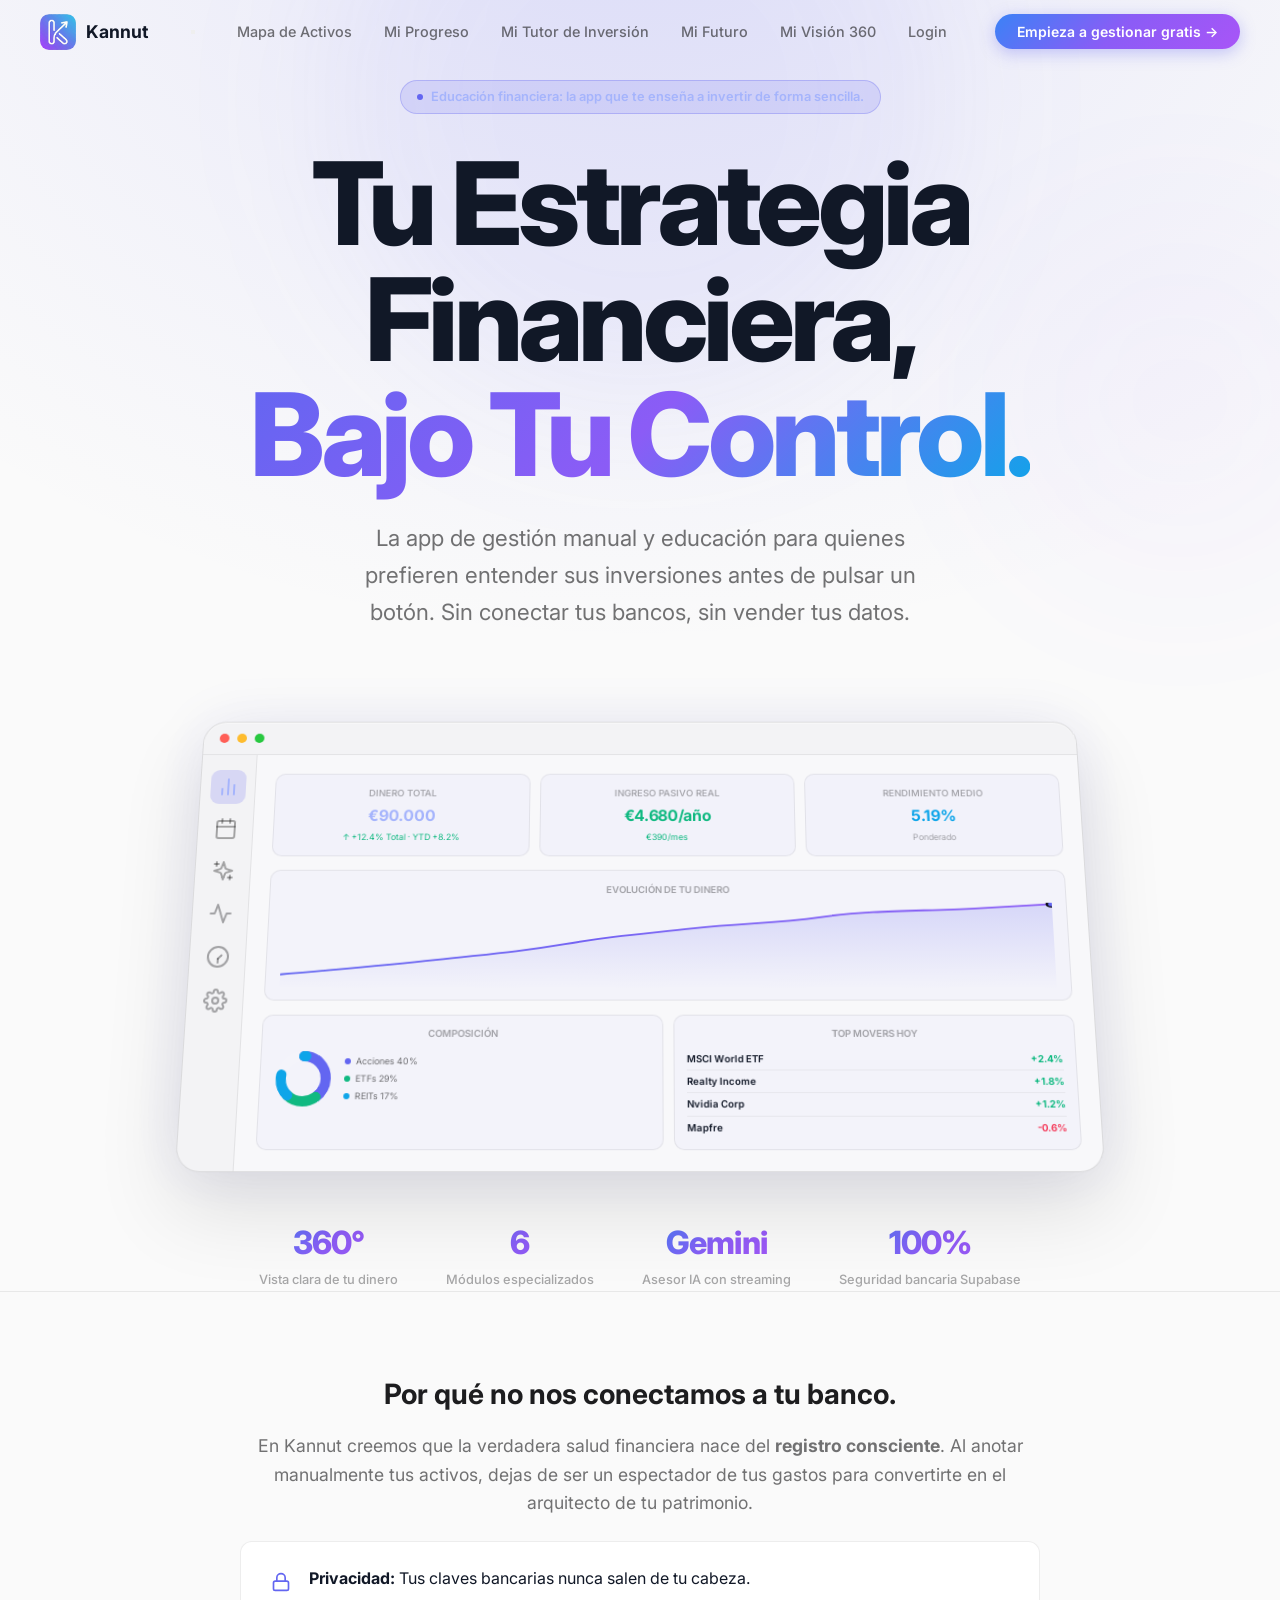
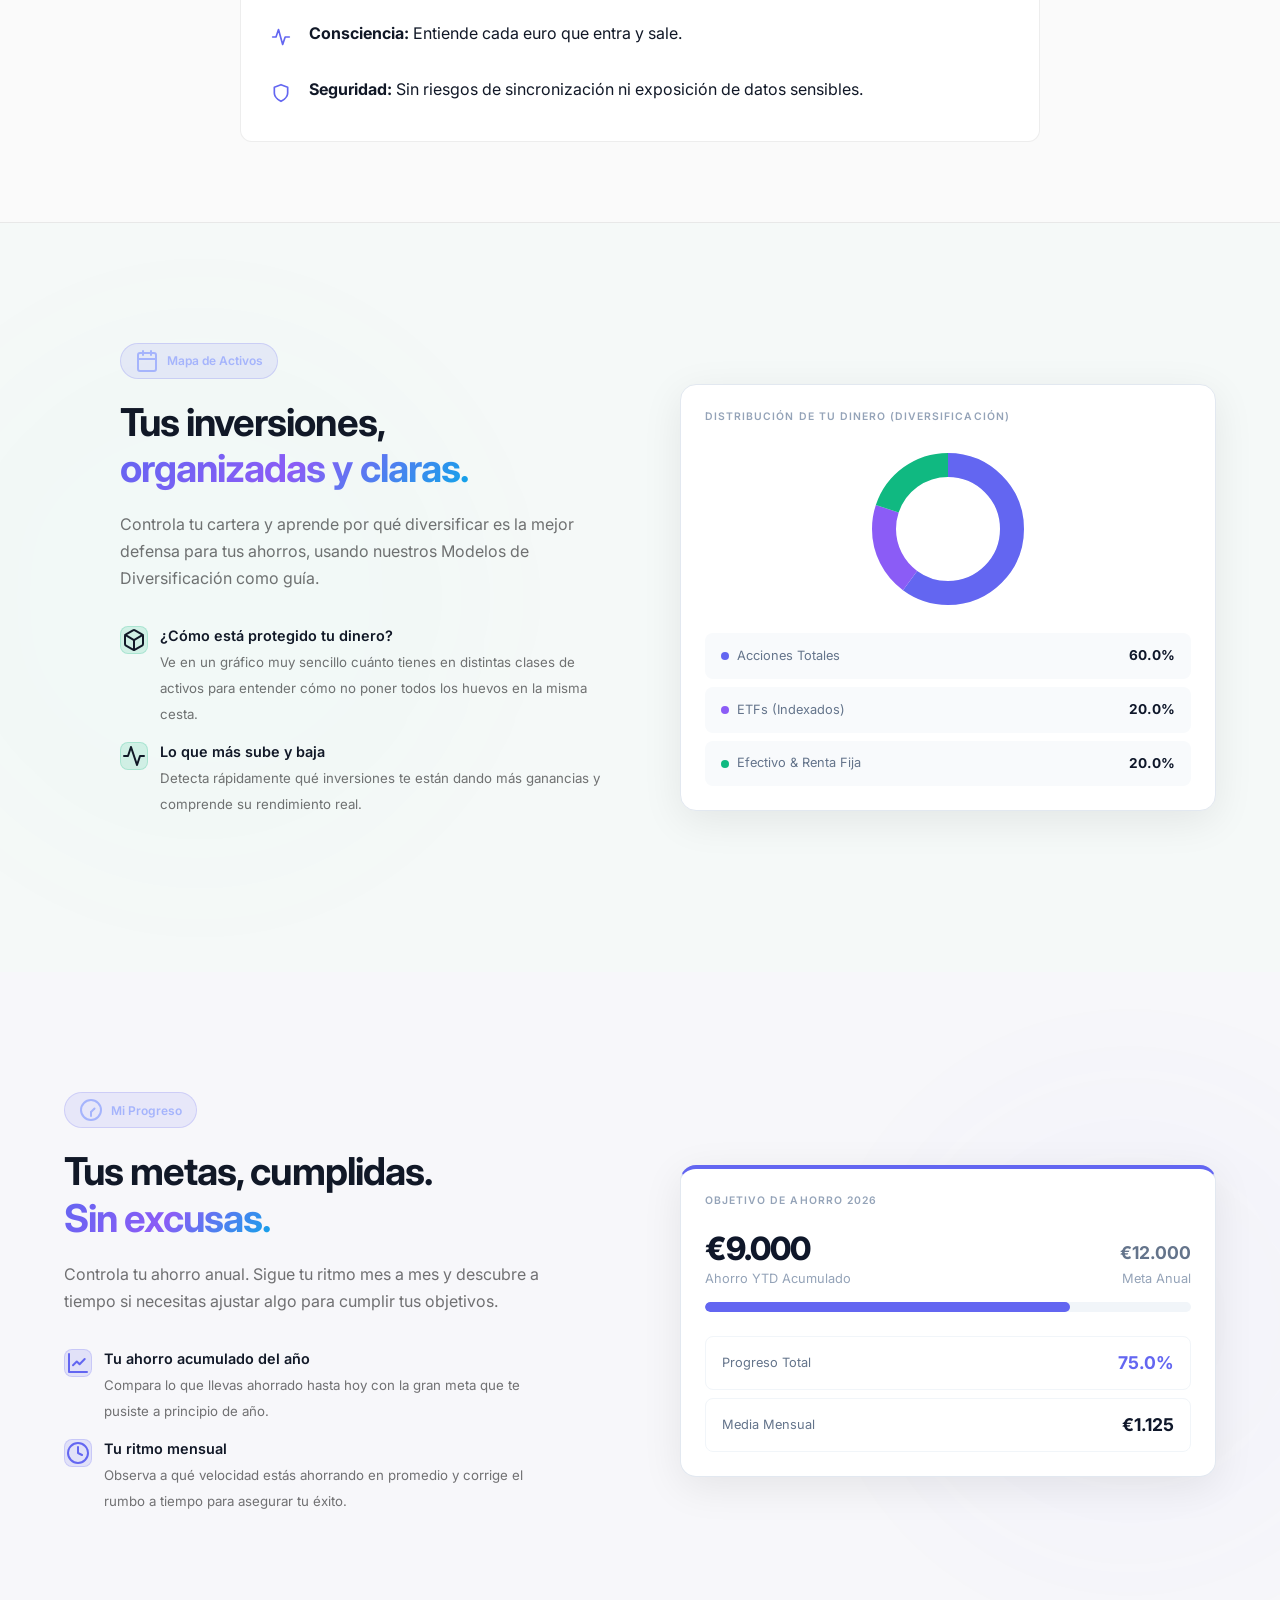
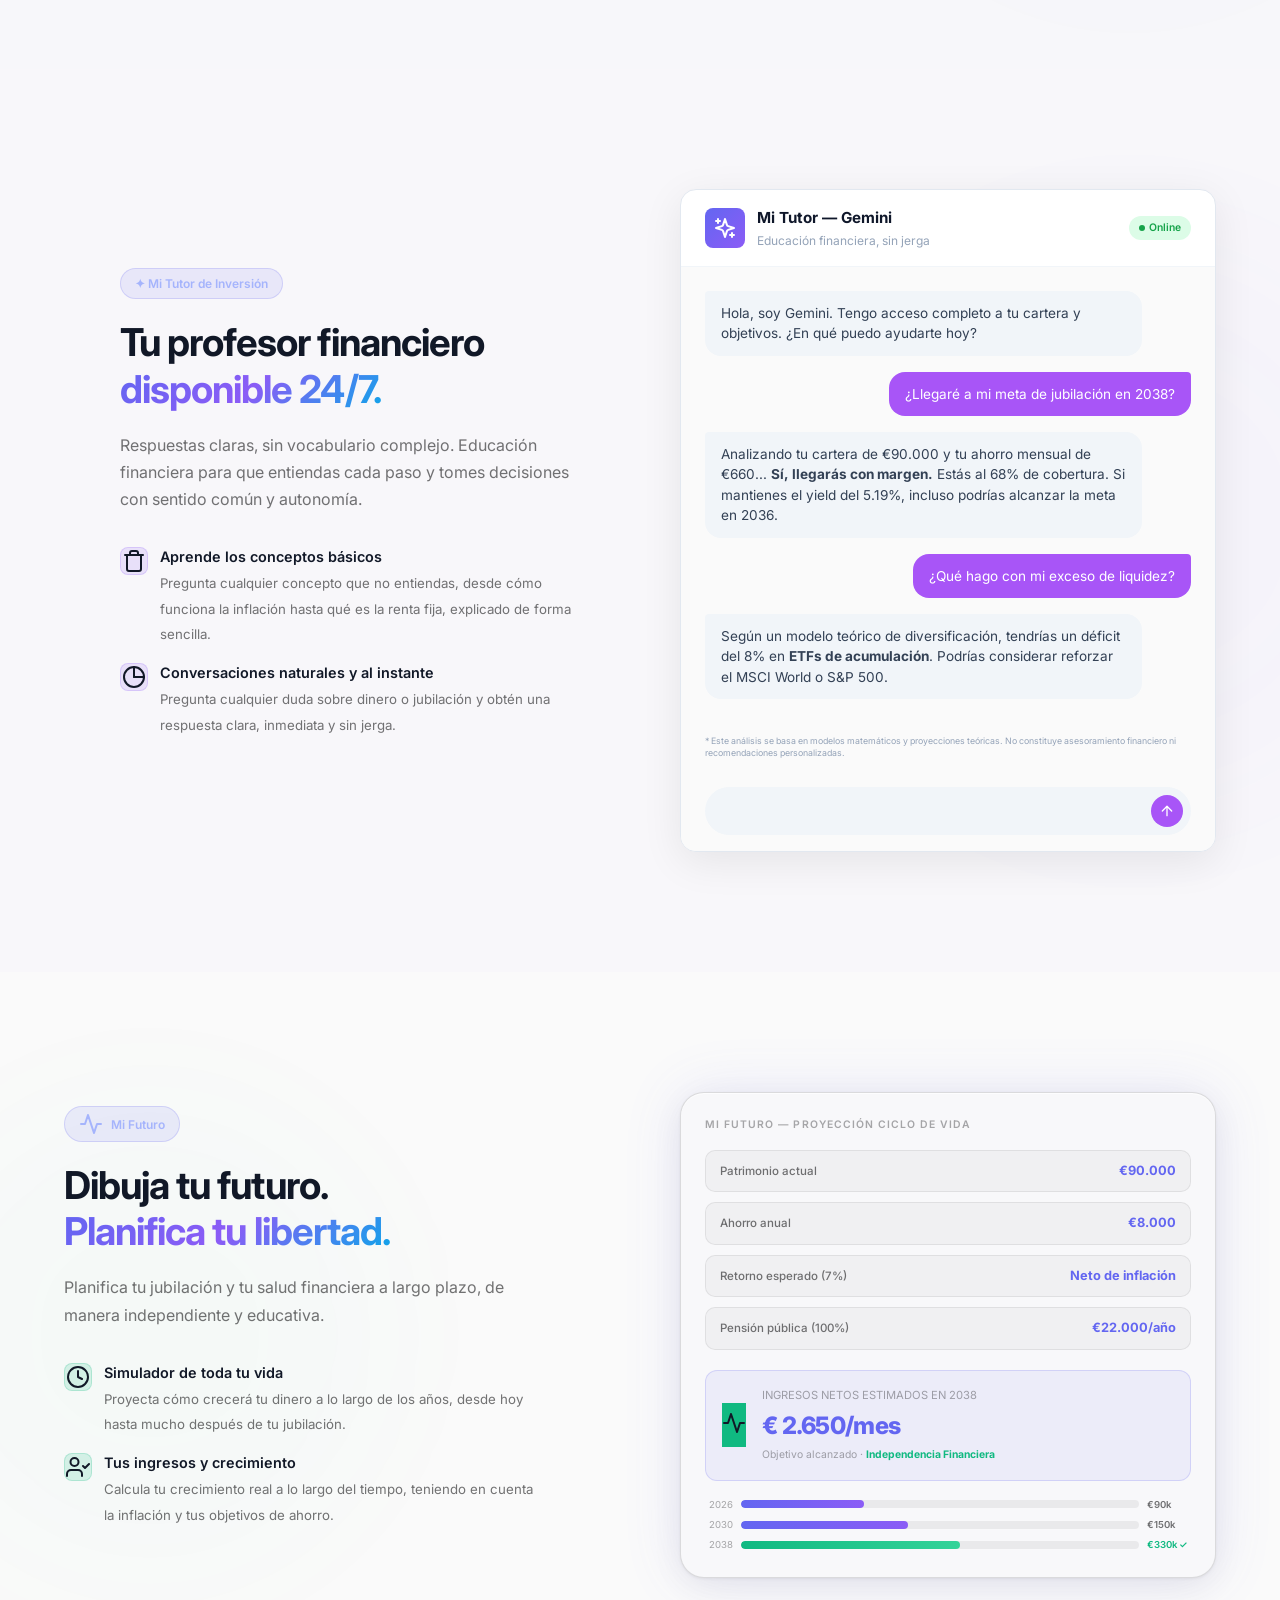
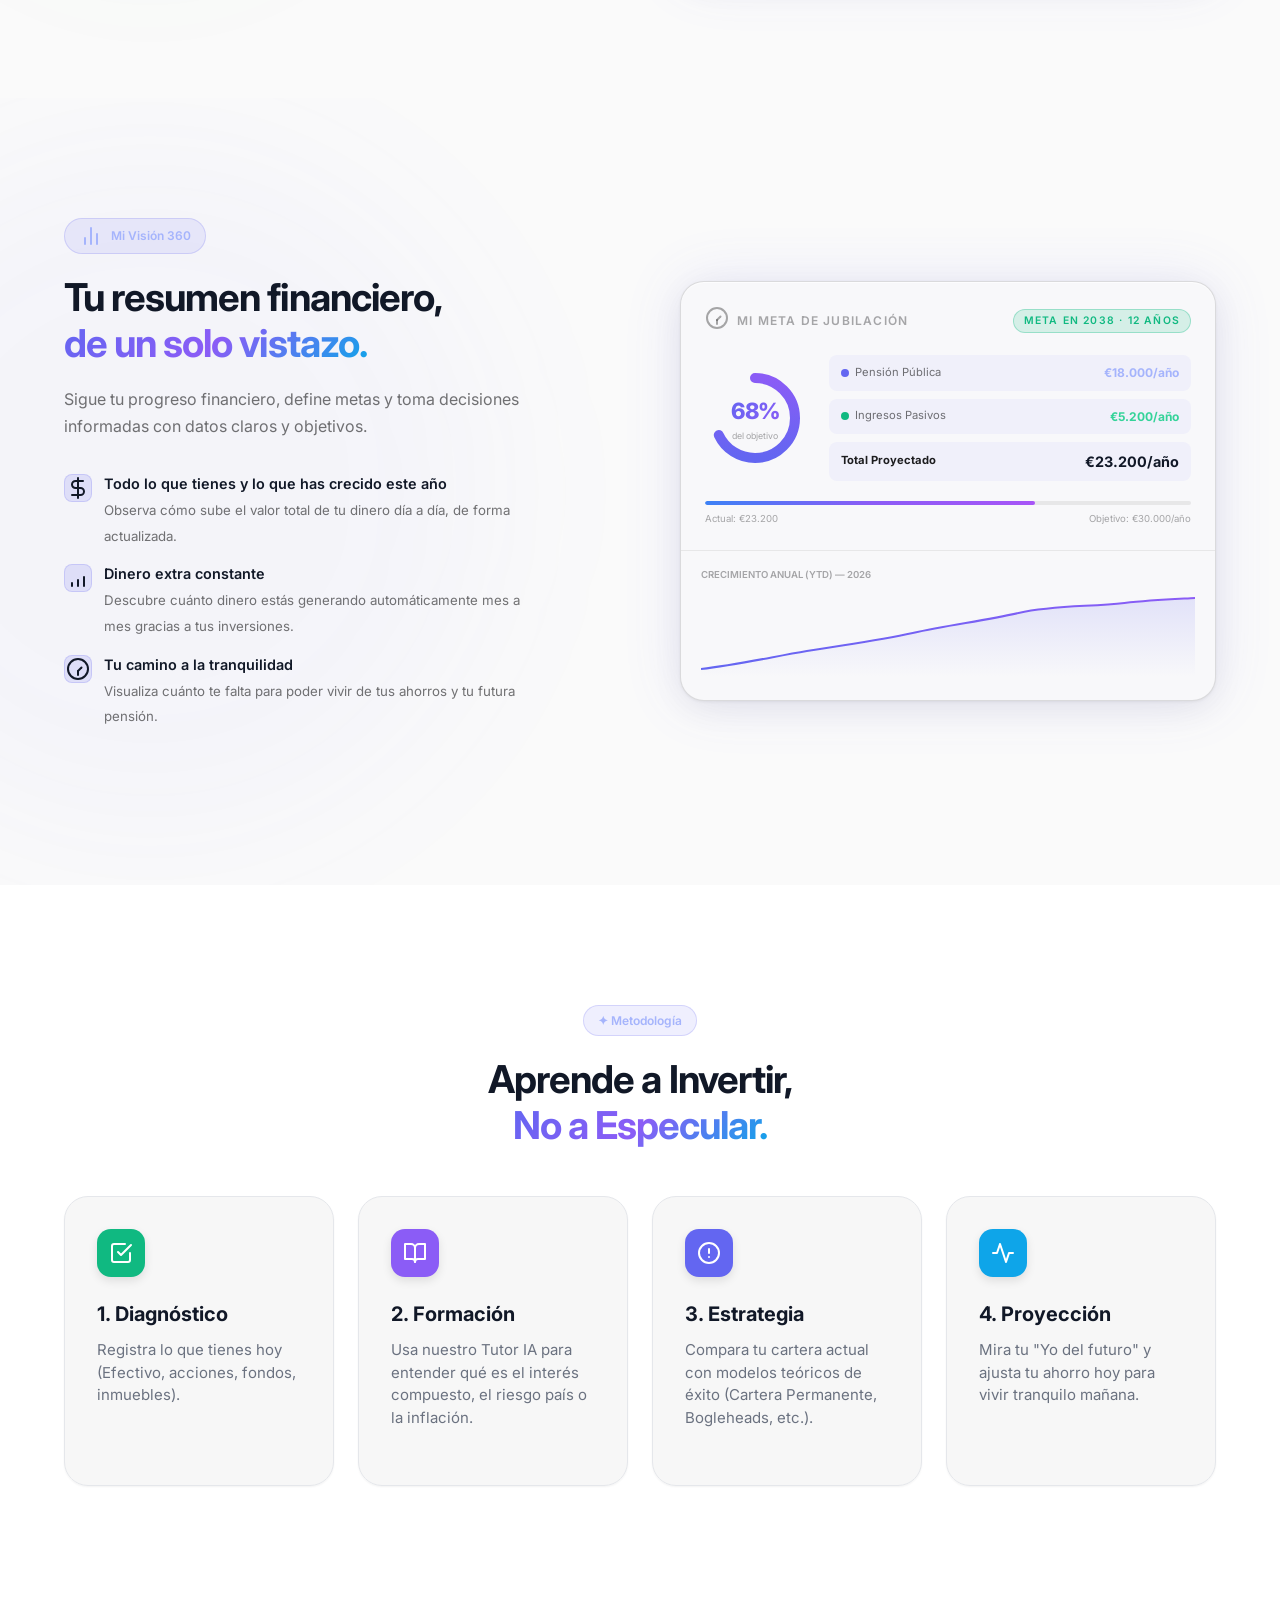
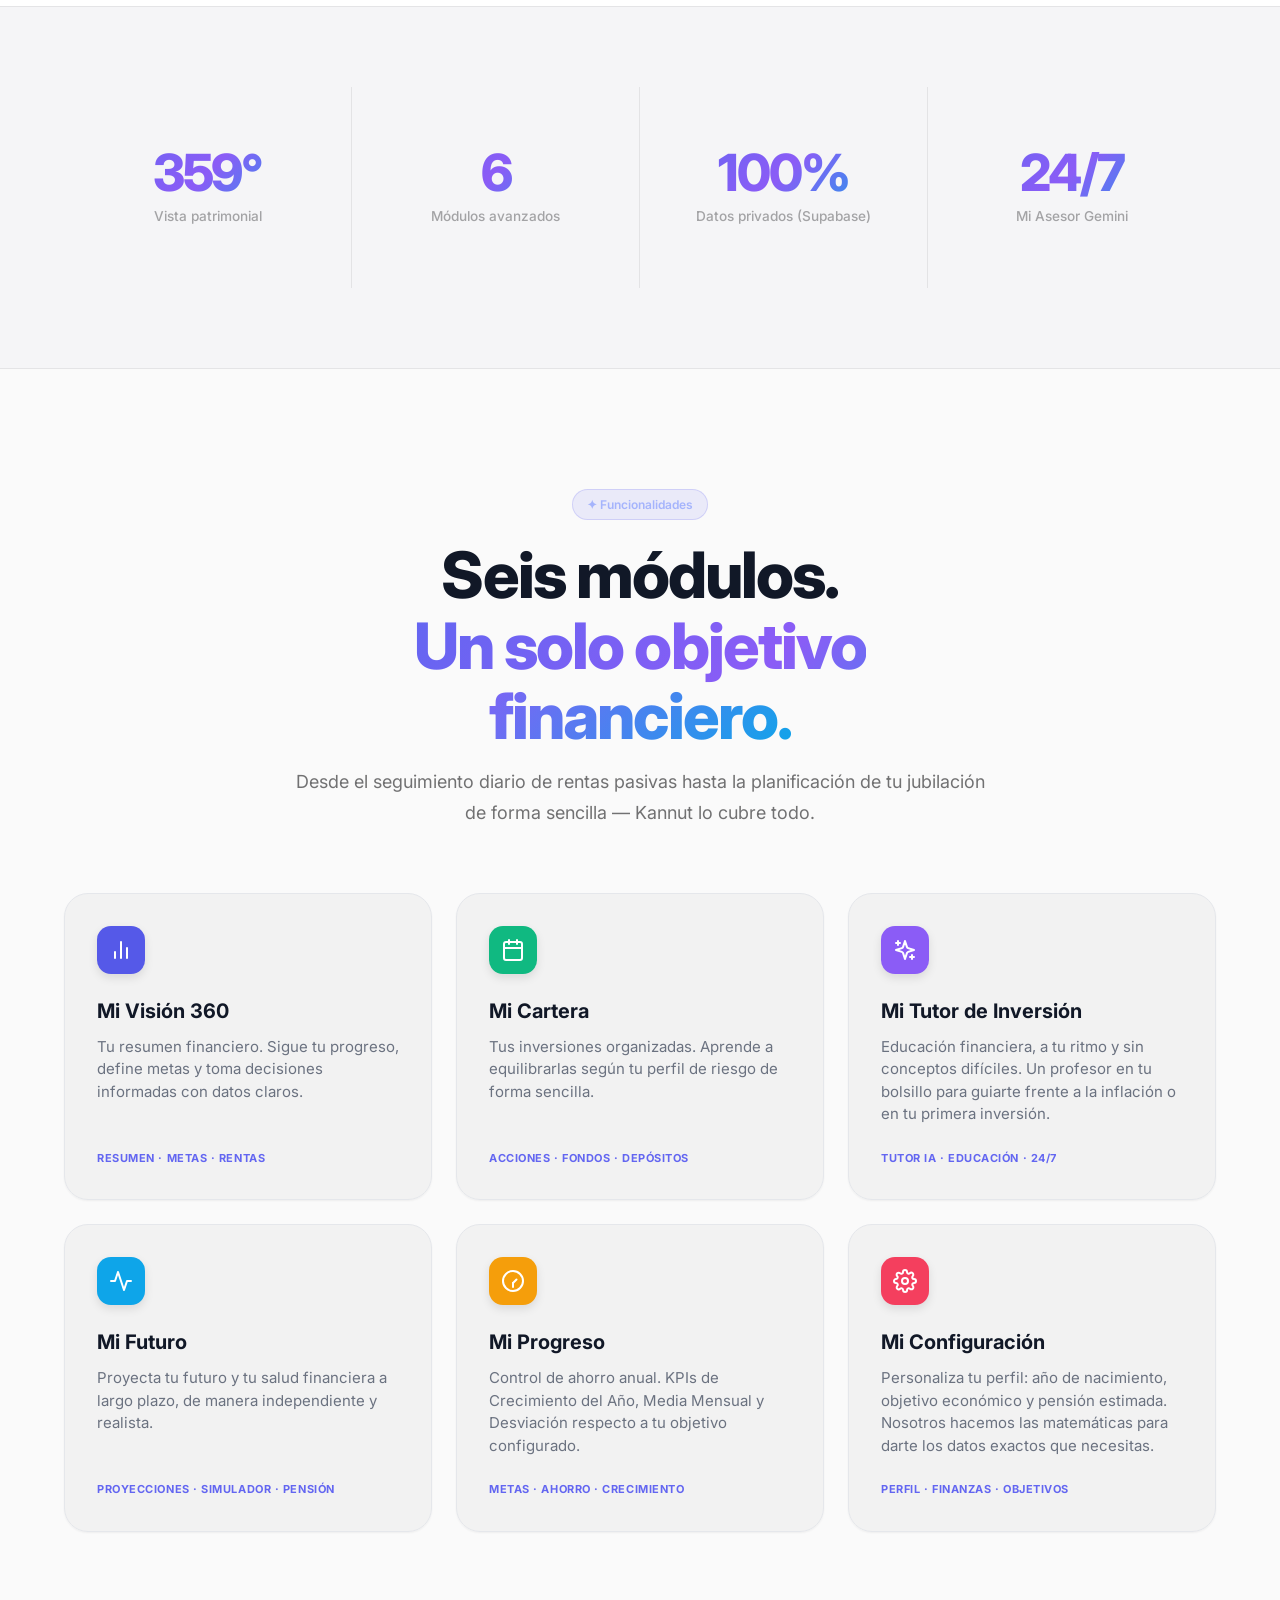
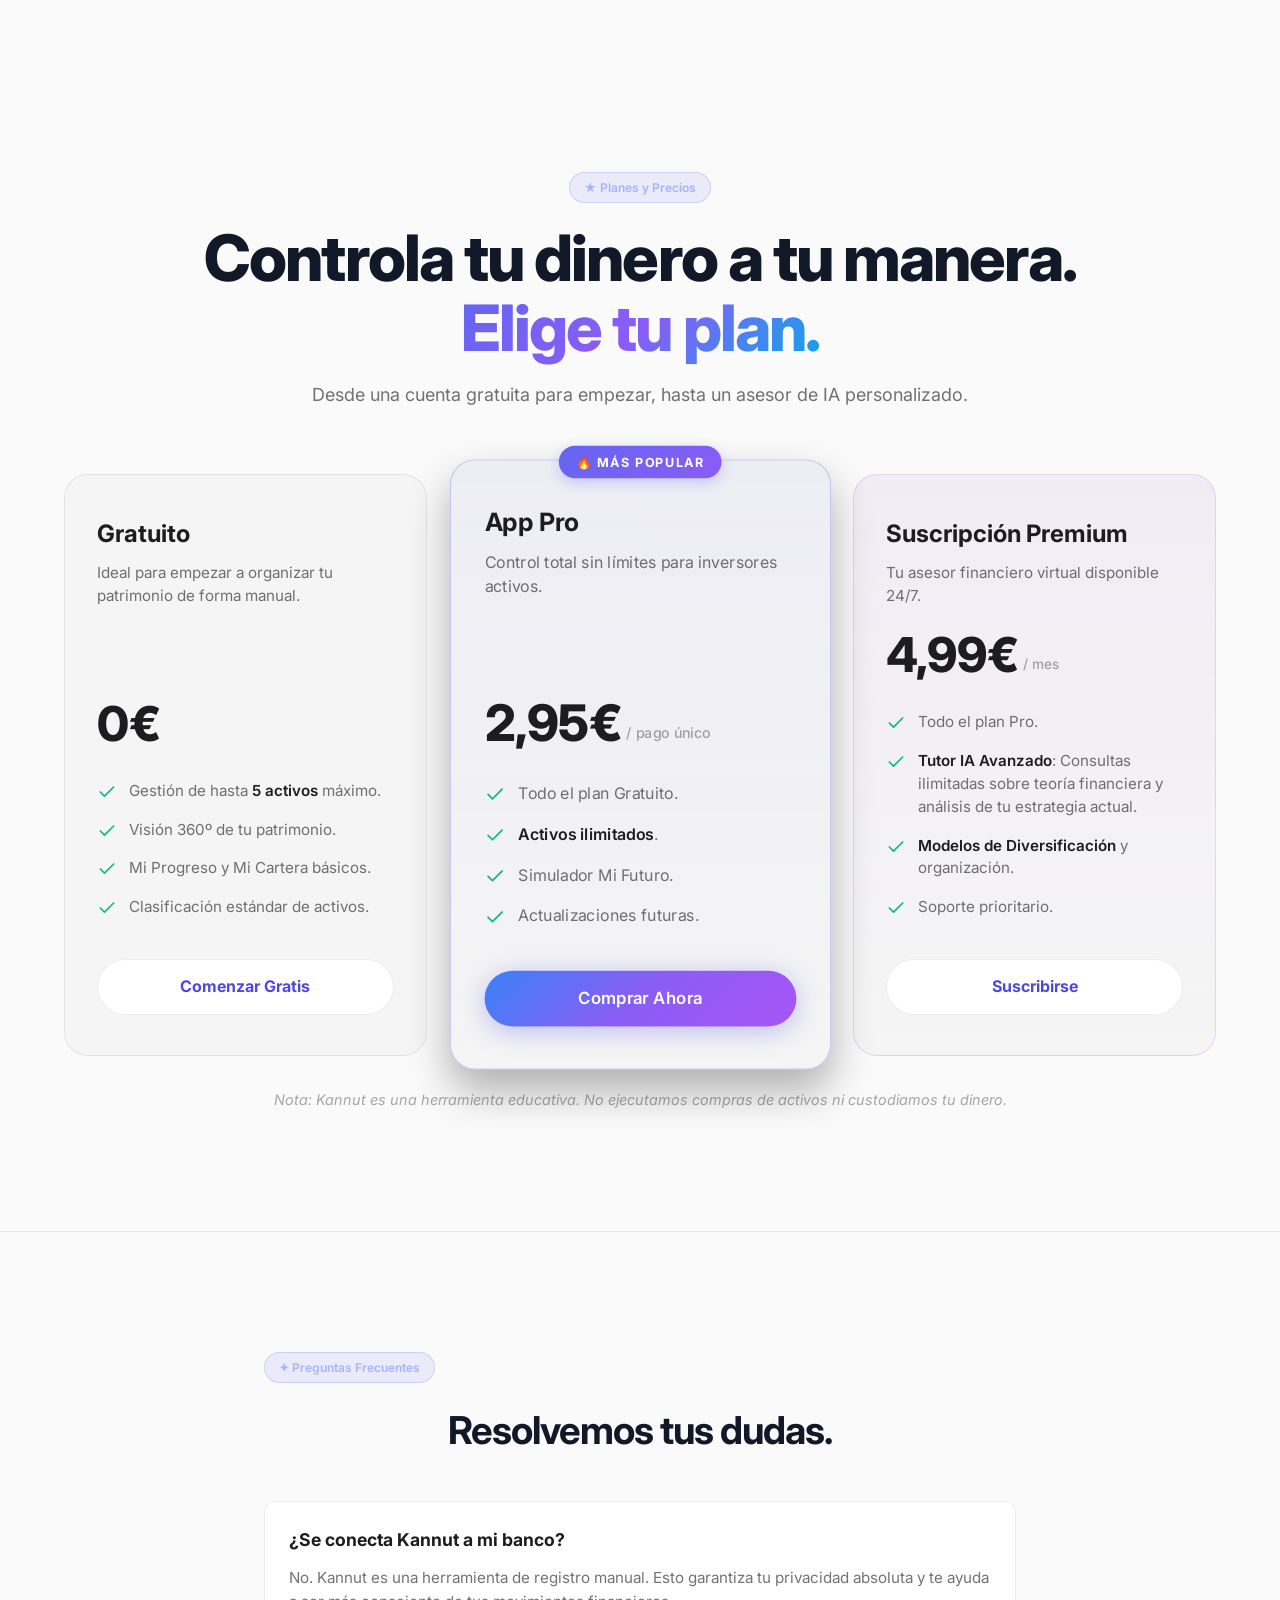
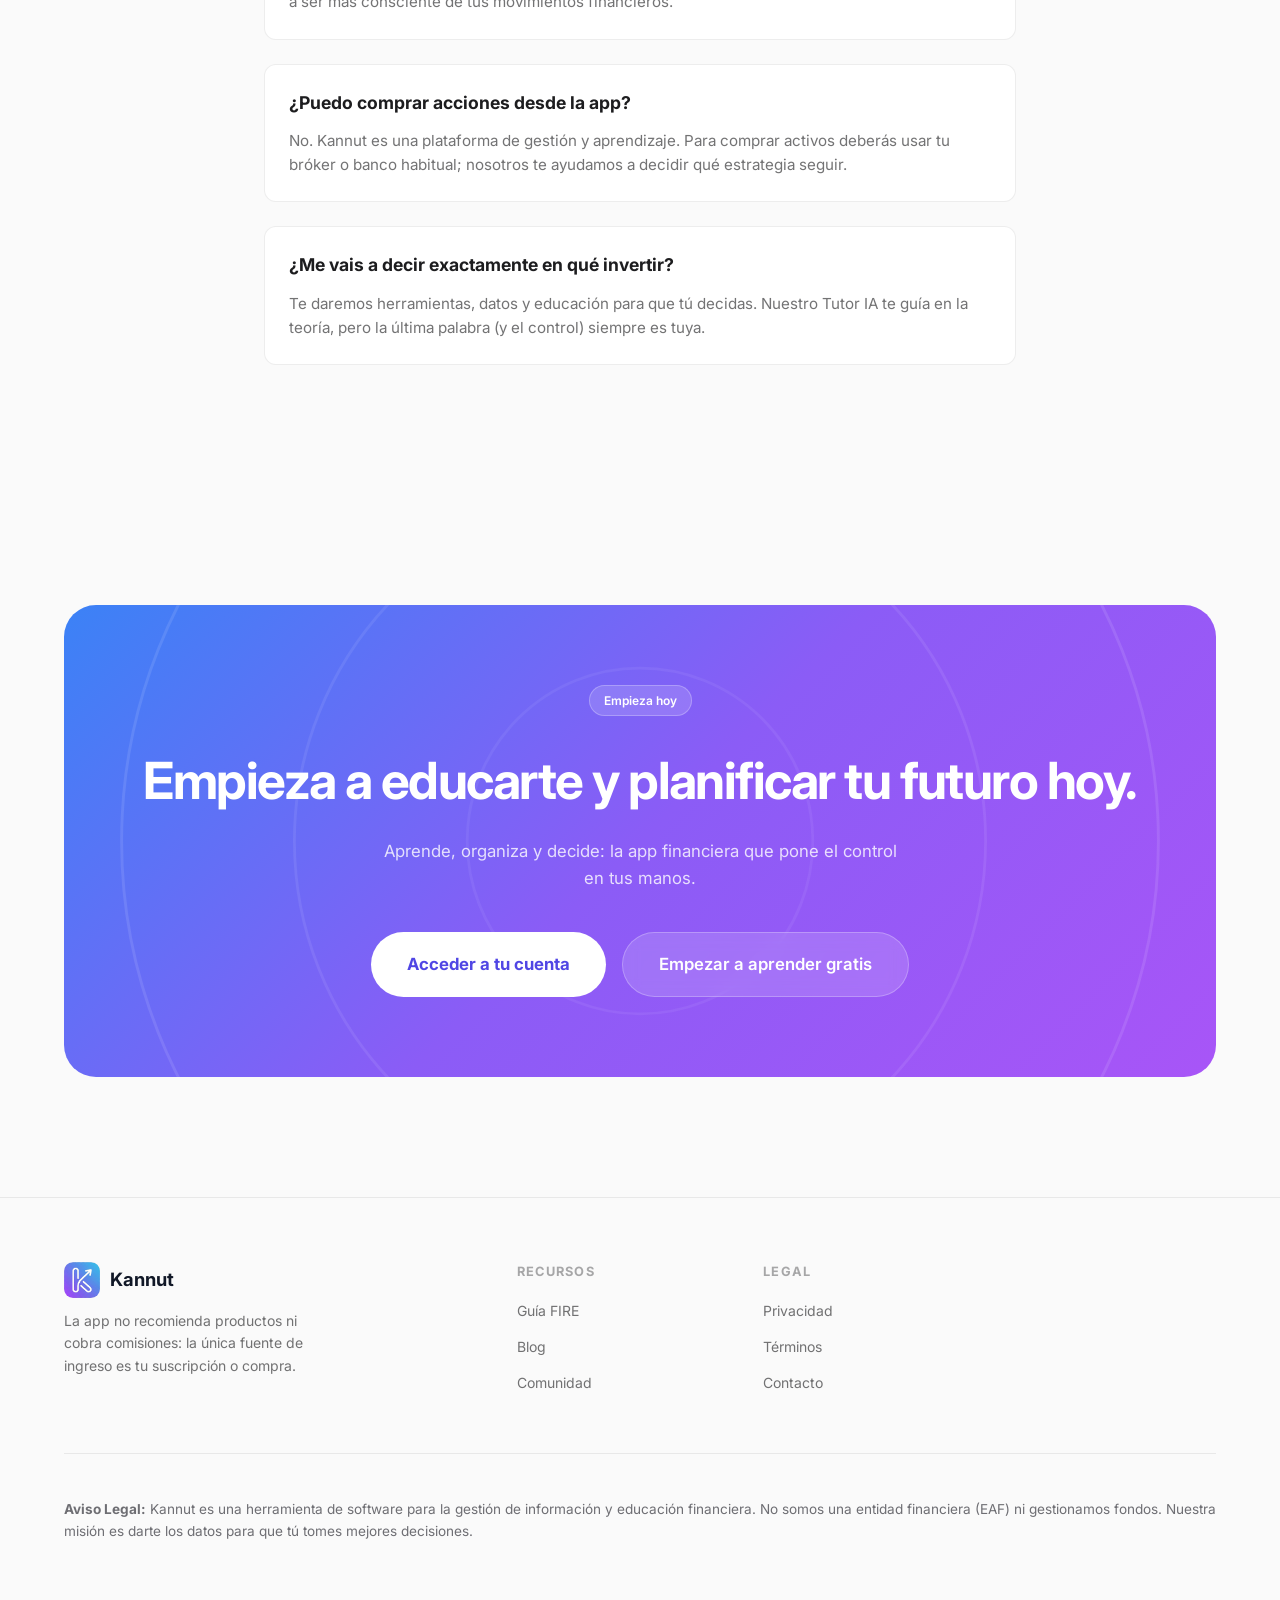
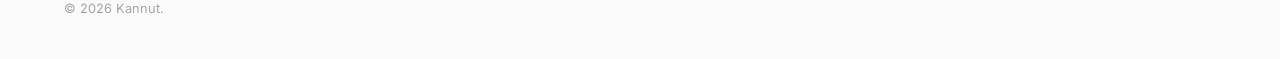
<file: index.html>
<!DOCTYPE html>
<html lang="es">

<head>
    <meta charset="UTF-8" />
    <meta name="viewport" content="width=device-width, initial-scale=1.0" />
    <title>Kannut — Tu camino a la independencia financiera</title>
    <meta name="description"
        content="Kannut: la app inteligente que te ayuda a gestionar tu cartera, proyectar tu jubilación y alcanzar la independencia financiera. Con asesor IA integrado." />
    <meta property="og:title" content="Kannut — Independencia financiera inteligente" />
    <meta property="og:description"
        content="Dashboard en tiempo real, asesor IA Gemini, simulador de ciclo de vida y mucho más." />
    <meta property="og:image" content="https://www.kannut.com/og-image.png" />
    <meta property="og:image:width" content="1200" />
    <meta property="og:image:height" content="630" />
    <meta property="og:url" content="https://www.kannut.com/" />
    <meta property="og:type" content="website" />
    <meta name="twitter:card" content="summary_large_image" />
    <meta name="twitter:image" content="https://www.kannut.com/og-image.png" />
    <link rel="canonical" href="https://www.kannut.com/" />
    <link rel="stylesheet" href="design-system.css" />
    <link rel="stylesheet" href="styles.css" />
    <!-- Icons -->
    <link rel="icon" type="image/png" sizes="192x192" href="/favicon-192x192.png" />
    <link rel="icon" type="image/png" sizes="48x48" href="/favicon-48x48.png" />
    <link rel="icon" href="/favicon.ico" sizes="any" />
    <link rel="apple-touch-icon" href="/apple-touch-icon.png" />
</head>

<body class="ds-applied">

    <!-- ════════════════════════════════════════
     NAVIGATION
  ════════════════════════════════════════ -->
    <nav id="navbar">
        <div class="nav-inner">
            <a href="#" class="nav-logo">
                <img src="/logo.png" alt="Kannut"
                    style="width:36px;height:36px;border-radius:9px;object-fit:cover;display:block;" />
                Kannut
            </a>
            <button class="mobile-nav-toggle" aria-label="Abrir menú de navegación">
                <span class="hamburger-line"></span>
                <span class="hamburger-line"></span>
                <span class="hamburger-line"></span>
            </button>
            <ul class="nav-links">
                <li><a href="#cartera-spotlight">Mapa de Activos</a></li>
                <li><a href="#progreso-spotlight">Mi Progreso</a></li>
                <li><a href="#ai-advisor">Mi Tutor de Inversión</a></li>
                <li><a href="#simulator">Mi Futuro</a></li>
                <li><a href="#dashboard">Mi Visi&oacute;n 360</a></li>
                <li><a href="https://app.kannut.com/auth" class="nav-login">Login</a></li>
                <li><a href="https://app.kannut.com/auth?mode=signup" class="nav-cta">Empieza a gestionar gratis
                        &rarr;</a></li>
            </ul>
        </div>
    </nav>


    <!-- ════════════════════════════════════════
     HERO
  ════════════════════════════════════════ -->
    <section id="hero">
        <div class="hero-bg"></div>
        <!-- Glow orbs -->
        <div class="bg-glow glow-indigo" style="width:600px;height:600px;top:-200px;left:calc(50% - 300px);"></div>
        <div class="bg-glow glow-violet" style="width:400px;height:400px;top:200px;right:-100px;opacity:0.6;"></div>

        <div class="container">
            <div class="hero-content">
                <div class="hero-badge">
                    <span class="hero-badge-dot"></span>
                    Educación financiera: la app que te enseña a invertir de forma sencilla.
                </div>

                <h1 class="hero-title">
                    Tu Estrategia Financiera,<br />
                    <span class="gradient-text">Bajo Tu Control.</span>
                </h1>

                <p class="hero-subtitle">La app de gestión manual y educación para quienes prefieren entender sus
                    inversiones antes de pulsar un botón. Sin conectar tus bancos, sin vender tus datos.</p>


                <!-- Animated Dashboard Mockup -->
                <div class="dashboard-mockup reveal">
                    <div class="mockup-frame">
                        <div class="mockup-titlebar">
                            <span class="mockup-dot red"></span>
                            <span class="mockup-dot yellow"></span>
                            <span class="mockup-dot green"></span>
                        </div>
                        <div class="mockup-body">
                            <!-- Sidebar -->
                            <div class="mockup-sidebar">
                                <div class="sidebar-icon active"><svg class="ds-svg" viewBox="0 0 24 24">
                                        <path d="M18 20V10M12 20V4M6 20v-6"></path>
                                    </svg></div>
                                <div class="sidebar-icon"><svg class="ds-svg" viewBox="0 0 24 24">
                                        <rect x="3" y="4" width="18" height="18" rx="2" ry="2"></rect>
                                        <line x1="16" y1="2" x2="16" y2="6"></line>
                                        <line x1="8" y1="2" x2="8" y2="6"></line>
                                        <line x1="3" y1="10" x2="21" y2="10"></line>
                                    </svg></div>
                                <div class="sidebar-icon"><svg class="ds-svg" xmlns="http://www.w3.org/2000/svg"
                                        width="24" height="24" viewBox="0 0 24 24" fill="none" stroke="currentColor"
                                        stroke-width="2" stroke-linecap="round" stroke-linejoin="round"
                                        class="lucide lucide-sparkles">
                                        <path
                                            d="m12 3-1.912 5.813a2 2 0 0 1-1.275 1.275L3 12l5.813 1.912a2 2 0 0 1 1.275 1.275L12 21l1.912-5.813a2 2 0 0 1 1.275-1.275L21 12l-5.813-1.912a2 2 0 0 1-1.275-1.275L12 3Z" />
                                        <path d="M5 3v4" />
                                        <path d="M19 17v4" />
                                        <path d="M3 5h4" />
                                        <path d="M17 19h4" />
                                    </svg></div>
                                <div class="sidebar-icon"><svg class="ds-svg" viewBox="0 0 24 24">
                                        <polyline points="22 12 18 12 15 21 9 3 6 12 2 12"></polyline>
                                    </svg></div>
                                <div class="sidebar-icon"><svg class="ds-svg" viewBox="0 0 24 24">
                                        <path d="M12 14v4"></path>
                                        <path d="M12 2A10 10 0 0 1 22 12A10 10 0 0 1 2 12A10 10 0 0 1 12 2Z"></path>
                                        <path d="M12 14L15.5 10.5"></path>
                                    </svg></div>
                                <div class="sidebar-icon"><svg class="ds-svg" viewBox="0 0 24 24">
                                        <circle cx="12" cy="12" r="3"></circle>
                                        <path
                                            d="M19.4 15a1.65 1.65 0 0 0 .33 1.82l.06.06a2 2 0 0 1 0 2.83 2 2 0 0 1-2.83 0l-.06-.06a1.65 1.65 0 0 0-1.82-.33 1.65 1.65 0 0 0-1 1.51V21a2 2 0 0 1-2 2 2 2 0 0 1-2-2v-.09A1.65 1.65 0 0 0 9 19.4a1.65 1.65 0 0 0-1.82.33l-.06.06a2 2 0 0 1-2.83 0 2 2 0 0 1 0-2.83l.06-.06a1.65 1.65 0 0 0 .33-1.82 1.65 1.65 0 0 0-1.51-1H3a2 2 0 0 1-2-2 2 2 0 0 1 2-2h.09A1.65 1.65 0 0 0 4.6 9a1.65 1.65 0 0 0-.33-1.82l-.06-.06a2 2 0 0 1 0-2.83 2 2 0 0 1 2.83 0l.06.06a1.65 1.65 0 0 0 1.82.33H9a1.65 1.65 0 0 0 1-1.51V3a2 2 0 0 1 2-2 2 2 0 0 1 2 2v.09a1.65 1.65 0 0 0 1 1.51 1.65 1.65 0 0 0 1.82-.33l.06-.06a2 2 0 0 1 2.83 0 2 2 0 0 1 0 2.83l-.06.06a1.65 1.65 0 0 0-.33 1.82V9a1.65 1.65 0 0 0 1.51 1H21a2 2 0 0 1 2 2 2 2 0 0 1-2 2h-.09a1.65 1.65 0 0 0-1.51 1z">
                                        </path>
                                    </svg></div>
                            </div>
                            <!-- Main -->
                            <div class="mockup-main">
                                <!-- KPI Row -->
                                <div class="m-kpi-row">
                                    <div class="m-kpi">
                                        <div class="m-kpi-label">DINERO TOTAL</div>
                                        <div class="m-kpi-value indigo">€90.000</div>
                                        <div class="m-kpi-trend">↑ +12.4% Total · YTD +8.2%</div>
                                    </div>
                                    <div class="m-kpi">
                                        <div class="m-kpi-label">INGRESO PASIVO REAL</div>
                                        <div class="m-kpi-value green">€4.680/año</div>
                                        <div class="m-kpi-trend" style="color:#10b981;">€390/mes</div>
                                    </div>
                                    <div class="m-kpi">
                                        <div class="m-kpi-label">RENDIMIENTO MEDIO</div>
                                        <div class="m-kpi-value" style="color:#0ea5e9;">5.19%</div>
                                        <div class="m-kpi-trend" style="color:var(--text-tertiary);">Ponderado</div>
                                    </div>
                                </div>

                                <!-- Chart -->
                                <div class="m-chart-area">
                                    <div class="m-chart-label">EVOLUCIÓN DE TU DINERO</div>
                                    <svg class="m-chart-svg" viewBox="0 0 600 120" xmlns="http://www.w3.org/2000/svg"
                                        preserveAspectRatio="none">
                                        <defs>
                                            <linearGradient id="lineGradient" x1="0" y1="0" x2="1" y2="0">
                                                <stop offset="0%" stop-color="#6366f1" />
                                                <stop offset="100%" stop-color="#8b5cf6" />
                                            </linearGradient>
                                            <linearGradient id="areaGradient" x1="0" y1="0" x2="0" y2="1">
                                                <stop offset="0%" stop-color="#6366f1" stop-opacity="0.2" />
                                                <stop offset="100%" stop-color="#6366f1" stop-opacity="0" />
                                            </linearGradient>
                                        </defs>
                                        <path class="chart-area"
                                            d="M0,100 C50,92 80,88 120,80 C160,72 180,70 220,58 C260,46 280,44 320,36 C360,28 380,30 420,20 C460,10 500,12 540,8 C560,6 580,4 600,2 L600,120 L0,120 Z" />
                                        <path class="chart-line"
                                            d="M0,100 C50,92 80,88 120,80 C160,72 180,70 220,58 C260,46 280,44 320,36 C360,28 380,30 420,20 C460,10 500,12 540,8 C560,6 580,4 600,2" />
                                        <circle class="chart-dot" cx="600" cy="2" r="4" />
                                    </svg>
                                </div>

                                <!-- Bottom Row -->
                                <div class="m-bottom-row">
                                    <!-- Donut -->
                                    <div class="m-donut-card">
                                        <div class="m-card-title">COMPOSICIÓN</div>
                                        <div class="m-donut-inner">
                                            <svg class="m-donut-svg" viewBox="0 0 60 60">
                                                <circle cx="30" cy="30" r="22" fill="none"
                                                    stroke="rgba(255,255,255,0.05)" stroke-width="10" />
                                                <circle cx="30" cy="30" r="22" fill="none" stroke="#6366f1"
                                                    stroke-width="10" stroke-dasharray="55 83" stroke-linecap="round"
                                                    transform="rotate(-90 30 30)" />
                                                <circle cx="30" cy="30" r="22" fill="none" stroke="#10b981"
                                                    stroke-width="10" stroke-dasharray="30 83" stroke-linecap="round"
                                                    stroke-dashoffset="-55" transform="rotate(-90 30 30)" />
                                                <circle cx="30" cy="30" r="22" fill="none" stroke="#0ea5e9"
                                                    stroke-width="10" stroke-dasharray="22 83" stroke-linecap="round"
                                                    stroke-dashoffset="-85" transform="rotate(-90 30 30)" />
                                            </svg>
                                            <div class="m-donut-legend">
                                                <div class="m-legend-item"><span class="m-legend-dot"
                                                        style="background:#6366f1"></span>Acciones
                                                    40%</div>
                                                <div class="m-legend-item"><span class="m-legend-dot"
                                                        style="background:#10b981"></span>ETFs 29%
                                                </div>
                                                <div class="m-legend-item"><span class="m-legend-dot"
                                                        style="background:#0ea5e9"></span>REITs
                                                    17%</div>
                                            </div>
                                        </div>
                                    </div>
                                    <!-- Top Movers -->
                                    <div class="m-movers-card">
                                        <div class="m-card-title">TOP MOVERS HOY</div>
                                        <div class="m-mover-row"><span class="m-mover-name">MSCI World ETF</span><span
                                                class="m-mover-pct up">+2.4%</span></div>
                                        <div class="m-mover-row"><span class="m-mover-name">Realty Income</span><span
                                                class="m-mover-pct up">+1.8%</span></div>
                                        <div class="m-mover-row"><span class="m-mover-name">Nvidia Corp</span><span
                                                class="m-mover-pct up">+1.2%</span></div>
                                        <div class="m-mover-row"><span class="m-mover-name">Mapfre</span><span
                                                class="m-mover-pct down">-0.6%</span></div>
                                    </div>
                                </div>

                            </div>
                        </div>
                    </div>
                </div>

                <!-- Hero Stats -->
                <div class="hero-stats reveal reveal-delay-1">
                    <div class="hero-stat">
                        <div class="hero-stat-value" data-target="360" data-suffix="°">0°</div>
                        <div class="hero-stat-label">Vista clara de tu dinero</div>
                    </div>
                    <div class="hero-stat">
                        <div class="hero-stat-value" data-target="6" data-suffix="">0</div>
                        <div class="hero-stat-label">Módulos especializados</div>
                    </div>
                    <div class="hero-stat">
                        <div class="hero-stat-value" data-suffix="">Gemini</div>
                        <div class="hero-stat-label">Asesor IA con streaming</div>
                    </div>
                    <div class="hero-stat">
                        <div class="hero-stat-value" data-suffix="">100%</div>
                        <div class="hero-stat-label">Seguridad bancaria Supabase</div>
                    </div>
                </div>

            </div>
        </div>
    </section>


    <!-- ════════════════════════════════════════
     PRIVACIDAD Y CONTROL
  ════════════════════════════════════════ -->
    <section class="section-sm"
        style="background:var(--bg-secondary); border-top:1px solid var(--border); border-bottom:1px solid var(--border);">
        <div class="container">
            <div style="max-width:800px; margin:0 auto; text-align:center;">
                <h2 style="font-size:1.75rem; color:var(--text-primary); margin-bottom:16px;">Por qué no nos conectamos
                    a tu banco.</h2>
                <p style="font-size:1.1rem; color:var(--text-secondary); line-height:1.6; margin-bottom: 24px;">En
                    Kannut creemos que la verdadera salud financiera nace del <strong>registro consciente</strong>. Al
                    anotar manualmente tus activos, dejas de ser un espectador de tus gastos para convertirte en el
                    arquitecto de tu patrimonio.</p>
                <div
                    style="display:flex; flex-direction:column; gap:16px; text-align:left; background:#fff; padding:24px; border-radius:12px; border:1px solid var(--border);">
                    <div style="display:flex; align-items:flex-start; gap:12px;">
                        <span
                            style="background:var(--ds-indigo-50); color:var(--ds-indigo-500); padding:6px; border-radius:8px; flex-shrink:0;">
                            <svg width="20" height="20" viewBox="0 0 24 24" fill="none" stroke="currentColor"
                                stroke-width="2" stroke-linecap="round" stroke-linejoin="round">
                                <rect x="3" y="11" width="18" height="11" rx="2" ry="2"></rect>
                                <path d="M7 11V7a5 5 0 0 1 10 0v4"></path>
                            </svg>
                        </span>
                        <div><strong>Privacidad:</strong> Tus claves bancarias nunca salen de tu cabeza.</div>
                    </div>
                    <div style="display:flex; align-items:flex-start; gap:12px;">
                        <span
                            style="background:var(--ds-indigo-50); color:var(--ds-indigo-500); padding:6px; border-radius:8px; flex-shrink:0;">
                            <svg width="20" height="20" viewBox="0 0 24 24" fill="none" stroke="currentColor"
                                stroke-width="2" stroke-linecap="round" stroke-linejoin="round">
                                <path d="M2 12h4l3-9 5 18 3-9h5"></path>
                            </svg>
                        </span>
                        <div><strong>Consciencia:</strong> Entiende cada euro que entra y sale.</div>
                    </div>
                    <div style="display:flex; align-items:flex-start; gap:12px;">
                        <span
                            style="background:var(--ds-indigo-50); color:var(--ds-indigo-500); padding:6px; border-radius:8px; flex-shrink:0;">
                            <svg width="20" height="20" viewBox="0 0 24 24" fill="none" stroke="currentColor"
                                stroke-width="2" stroke-linecap="round" stroke-linejoin="round">
                                <path d="M12 22s8-4 8-10V5l-8-3-8 3v7c0 6 8 10 8 10z"></path>
                            </svg>
                        </span>
                        <div><strong>Seguridad:</strong> Sin riesgos de sincronización ni exposición de datos sensibles.
                        </div>
                    </div>
                </div>
            </div>
        </div>
    </section>

    <!-- ════════════════════════════════════════
     SPOTLIGHT 1.5: MI CARTERA
  ════════════════════════════════════════ -->
    <section id="cartera-spotlight" class="section spotlight" style="background:rgba(16,185,129,0.02)">
        <div class="bg-glow glow-emerald"
            style="width:600px;height:600px;top:50%;left:-100px;transform:translateY(-50%);opacity:0.3;"></div>
        <div class="container">
            <div class="spotlight-grid reverse">

                <!-- UI Panel: Asset Allocation -->
                <div class="ui-panel reveal reveal-delay-2"
                    style="background:#ffffff; border-radius:16px; box-shadow:0 10px 40px rgba(0,0,0,0.08); padding:24px; color:#1e293b; border:1px solid #e2e8f0; position:relative; overflow:hidden;">
                    <div
                        style="font-size:0.65rem;color:#94a3b8;font-weight:600;text-transform:uppercase;letter-spacing:0.1em;margin-bottom:24px;">
                        DISTRIBUCIÓN DE TU DINERO (DIVERSIFICACIÓN)</div>

                    <div style="display:flex; justify-content:center; margin-bottom:24px;">
                        <svg viewBox="0 0 100 100" width="160" height="160">
                            <circle cx="50" cy="50" r="40" fill="none" stroke="#f1f5f9" stroke-width="15" />
                            <circle cx="50" cy="50" r="40" fill="none" stroke="#6366f1" stroke-width="15"
                                stroke-dasharray="150.8 251.2" stroke-dashoffset="0" transform="rotate(-90 50 50)" />
                            <circle cx="50" cy="50" r="40" fill="none" stroke="#8b5cf6" stroke-width="15"
                                stroke-dasharray="50.24 251.2" stroke-dashoffset="-150.8"
                                transform="rotate(-90 50 50)" />
                            <circle cx="50" cy="50" r="40" fill="none" stroke="#10b981" stroke-width="15"
                                stroke-dasharray="50.24 251.2" stroke-dashoffset="-201.04"
                                transform="rotate(-90 50 50)" />
                        </svg>
                    </div>

                    <div style="display:flex; flex-direction:column; gap:8px;">
                        <div
                            style="display:flex; justify-content:space-between; align-items:center; background:#f8fafc; padding:12px 16px; border-radius:8px;">
                            <div style="display:flex; align-items:center; gap:8px; font-size:0.8rem; color:#64748b;">
                                <span
                                    style="width:8px; height:8px; border-radius:50%; background:#6366f1;"></span>Acciones
                                Totales
                            </div>
                            <div style="font-size:0.85rem; font-weight:700; color:#0f172a;">60.0%</div>
                        </div>
                        <div
                            style="display:flex; justify-content:space-between; align-items:center; background:#f8fafc; padding:12px 16px; border-radius:8px;">
                            <div style="display:flex; align-items:center; gap:8px; font-size:0.8rem; color:#64748b;">
                                <span style="width:8px; height:8px; border-radius:50%; background:#8b5cf6;"></span>ETFs
                                (Indexados)
                            </div>
                            <div style="font-size:0.85rem; font-weight:700; color:#0f172a;">20.0%</div>
                        </div>
                        <div
                            style="display:flex; justify-content:space-between; align-items:center; background:#f8fafc; padding:12px 16px; border-radius:8px;">
                            <div style="display:flex; align-items:center; gap:8px; font-size:0.8rem; color:#64748b;">
                                <span
                                    style="width:8px; height:8px; border-radius:50%; background:#10b981;"></span>Efectivo
                                & Renta Fija
                            </div>
                            <div style="font-size:0.85rem; font-weight:700; color:#0f172a;">20.0%</div>
                        </div>
                    </div>
                </div>

                <!-- Text -->
                <div class="spotlight-text reveal">
                    <div class="section-tag"><svg class="ds-svg" viewBox="0 0 24 24">
                            <rect x="3" y="4" width="18" height="18" rx="2" ry="2"></rect>
                            <line x1="16" y1="2" x2="16" y2="6"></line>
                            <line x1="8" y1="2" x2="8" y2="6"></line>
                            <line x1="3" y1="10" x2="21" y2="10"></line>
                        </svg> Mapa de Activos</div>
                    <h2 class="display-md">Tus inversiones,<br />
                        <span class="gradient-text">organizadas y claras.</span>
                    </h2>
                    <p class="body-md" style="margin-bottom:32px;">Controla tu cartera y aprende por qué diversificar es
                        la mejor defensa para tus ahorros, usando nuestros Modelos de Diversificación como guía.</p>

                    <div class="spotlight-bullets">
                        <div class="bullet-item">
                            <div class="bullet-icon"
                                style="background:rgba(16,185,129,0.15);border-color:rgba(16,185,129,0.2);">
                                <svg class="ds-svg" viewBox="0 0 24 24">
                                    <path
                                        d="M21 16V8a2 2 0 0 0-1-1.73l-7-4a2 2 0 0 0-2 0l-7 4A2 2 0 0 0 3 8v8a2 2 0 0 0 1 1.73l7 4a2 2 0 0 0 2 0l7-4A2 2 0 0 0 21 16z">
                                    </path>
                                    <polyline points="3.27 6.96 12 12.01 20.73 6.96"></polyline>
                                    <line x1="12" y1="22.08" x2="12" y2="12"></line>
                                </svg>
                            </div>
                            <div>
                                <strong>¿Cómo está protegido tu dinero?</strong>
                                <span>Ve en un gráfico muy sencillo cuánto tienes en distintas clases de activos para
                                    entender cómo no poner todos los huevos en la misma cesta.</span>
                            </div>
                        </div>
                        <div class="bullet-item">
                            <div class="bullet-icon"
                                style="background:rgba(16,185,129,0.15);border-color:rgba(16,185,129,0.2);">
                                <svg class="ds-svg" viewBox="0 0 24 24">
                                    <polyline points="22 12 18 12 15 21 9 3 6 12 2 12"></polyline>
                                </svg>
                            </div>
                            <div>
                                <strong>Lo que más sube y baja</strong>
                                <span>Detecta rápidamente qué inversiones te están dando más ganancias y comprende su
                                    rendimiento real.</span>
                            </div>
                        </div>
                    </div>
                </div>

            </div>
        </div>
    </section>
    <!-- ════════════════════════════════════════
     SPOTLIGHT 4: MI PROGRESO
  ════════════════════════════════════════ -->
    <section id="progreso-spotlight" class="section spotlight" style="background:rgba(99,102,241,0.02)">
        <div class="bg-glow glow-indigo"
            style="width:500px;height:500px;top:50%;right:-100px;transform:translateY(-50%);opacity:0.3;"></div>
        <div class="container">
            <div class="spotlight-grid">

                <!-- Text -->
                <div class="spotlight-text reveal">
                    <div class="section-tag"><svg class="ds-svg" viewBox="0 0 24 24">
                            <path d="M12 14v4"></path>
                            <path d="M12 2A10 10 0 0 1 22 12A10 10 0 0 1 2 12A10 10 0 0 1 12 2Z"></path>
                            <path d="M12 14L15.5 10.5"></path>
                        </svg> Mi Progreso</div>
                    <h2 class="display-md">Tus metas, cumplidas.<br /><span class="gradient-text">Sin excusas.</span>
                    </h2>
                    <p class="body-md" style="margin-bottom:32px;">Controla tu ahorro anual. Sigue tu ritmo mes a mes y
                        descubre a tiempo si necesitas ajustar algo para cumplir tus objetivos.</p>

                    <div class="spotlight-bullets">
                        <div class="bullet-item">
                            <div class="bullet-icon"
                                style="background:rgba(99,102,241,0.15);border-color:rgba(99,102,241,0.2);">
                                <svg class="ds-svg" viewBox="0 0 24 24" style="color:#6366f1;">
                                    <path d="M3 3v18h18"></path>
                                    <path d="M18.7 8l-5.1 5.2-2.8-2.7L7 14.3"></path>
                                </svg>
                            </div>
                            <div>
                                <strong>Tu ahorro acumulado del año</strong>
                                <span>Compara lo que llevas ahorrado hasta hoy con la gran meta que te pusiste a
                                    principio de año.</span>
                            </div>
                        </div>
                        <div class="bullet-item">
                            <div class="bullet-icon"
                                style="background:rgba(99,102,241,0.15);border-color:rgba(99,102,241,0.2);">
                                <svg class="ds-svg" viewBox="0 0 24 24" style="color:#6366f1;">
                                    <circle cx="12" cy="12" r="10"></circle>
                                    <polyline points="12 6 12 12 16 14"></polyline>
                                </svg>
                            </div>
                            <div>
                                <strong>Tu ritmo mensual</strong>
                                <span>Observa a qué velocidad estás ahorrando en promedio y corrige el rumbo a tiempo
                                    para asegurar tu éxito.</span>
                            </div>
                        </div>
                    </div>
                </div>

                <!-- UI Panel: Progress KPI -->
                <div class="ui-panel reveal reveal-delay-2"
                    style="background:#ffffff; border-radius:16px; box-shadow:0 10px 40px rgba(0,0,0,0.08); padding:24px; border:1px solid #e2e8f0; border-top:4px solid #6366f1; position:relative; overflow:hidden;">
                    <div
                        style="font-size:0.65rem;color:#94a3b8;font-weight:600;text-transform:uppercase;letter-spacing:0.1em;margin-bottom:24px;">
                        OBJETIVO DE AHORRO 2026</div>

                    <div style="display:flex; justify-content:space-between; align-items:flex-end; margin-bottom:12px;">
                        <div>
                            <div
                                style="font-size:2rem; font-weight:800; color:#0f172a; letter-spacing:-0.03em; line-height: 1;">
                                €9.000</div>
                            <div style="font-size:0.8rem; color:#94a3b8; margin-top:4px;">Ahorro YTD Acumulado</div>
                        </div>
                        <div style="text-align:right;">
                            <div style="font-size:1.1rem; font-weight:700; color:#64748b;">€12.000</div>
                            <div style="font-size:0.8rem; color:#94a3b8; margin-top:2px;">Meta Anual</div>
                        </div>
                    </div>

                    <div
                        style="height:10px; background:#f1f5f9; border-radius:5px; margin-bottom:24px; overflow:hidden;">
                        <div style="height:100%; width:75%; background:#6366f1; border-radius:5px;"></div>
                    </div>

                    <div style="display:flex; flex-direction:column; gap:8px;">
                        <div
                            style="display:flex; justify-content:space-between; align-items:center; border:1px solid #f1f5f9; background:#ffffff; padding:12px 16px; border-radius:8px;">
                            <div style="font-size:0.8rem; color:#64748b;">Progreso Total</div>
                            <div style="font-size:1.1rem; font-weight:700; color:#6366f1;">75.0%</div>
                        </div>
                        <div
                            style="display:flex; justify-content:space-between; align-items:center; border:1px solid #f1f5f9; background:#ffffff; padding:12px 16px; border-radius:8px;">
                            <div style="font-size:0.8rem; color:#64748b;">Media Mensual</div>
                            <div style="font-size:1.1rem; font-weight:700; color:#0f172a;">€1.125</div>
                        </div>
                    </div>
                </div>

            </div>
        </div>
    </section>


    <!-- ════════════════════════════════════════
     SPOTLIGHT 2: AI ADVISOR
  ════════════════════════════════════════ -->
    <section id="ai-advisor" class="section spotlight" style="background:rgba(139,92,246,0.02);">
        <div class="bg-glow glow-violet"
            style="width:600px;height:600px;top:50%;right:-150px;transform:translateY(-50%);opacity:0.4;"></div>
        <div class="container">
            <div class="spotlight-grid reverse">
                <!-- UI Panel: AI Chat -->
                <div class="ui-panel ai-panel reveal"
                    style="background:#ffffff; border-radius:16px; box-shadow:0 10px 40px rgba(0,0,0,0.08); padding:0; border:1px solid #e2e8f0; position:relative; overflow:hidden;">
                    <div
                        style="padding:16px 24px; border-bottom:1px solid #f1f5f9; display:flex; align-items:center; gap:12px;">
                        <div
                            style="width:40px; height:40px; border-radius:8px; background:linear-gradient(135deg, #6366f1, #8b5cf6); display:flex; align-items:center; justify-content:center; color:white;">
                            <svg class="ds-svg" xmlns="http://www.w3.org/2000/svg" width="20" height="20"
                                viewBox="0 0 24 24" fill="none" stroke="currentColor" stroke-width="2"
                                stroke-linecap="round" stroke-linejoin="round">
                                <path
                                    d="m12 3-1.912 5.813a2 2 0 0 1-1.275 1.275L3 12l5.813 1.912a2 2 0 0 1 1.275 1.275L12 21l1.912-5.813a2 2 0 0 1 1.275-1.275L21 12l-5.813-1.912a2 2 0 0 1-1.275-1.275L12 3Z" />
                                <path d="M5 3v4" />
                                <path d="M19 17v4" />
                                <path d="M3 5h4" />
                                <path d="M17 19h4" />
                            </svg>
                        </div>
                        <div>
                            <div style="font-weight:700; font-size:0.95rem; color:#0f172a;">Mi Tutor — Gemini</div>
                            <div style="font-size:0.75rem; color:#94a3b8;">Educación financiera, sin jerga</div>
                        </div>
                        <div
                            style="margin-left:auto; font-size:0.65rem; background:#dcfce7; color:#16a34a; padding:4px 10px; border-radius:100px; display:flex; align-items:center; gap:4px; font-weight:600;">
                            <span
                                style="width:6px; height:6px; background:#16a34a; border-radius:50%; display:inline-block;"></span>
                            Online
                        </div>
                    </div>

                    <div
                        style="padding:24px; display:flex; flex-direction:column; gap:16px; background:#fafafa; font-size:0.85rem;">
                        <div
                            style="align-self:flex-start; background:#f1f5f9; color:#334155; padding:12px 16px; border-radius:16px; border-top-left-radius:4px; max-width:90%; line-height:1.5;">
                            Hola, soy Gemini. Tengo acceso completo a tu cartera y objetivos. ¿En qué puedo ayudarte
                            hoy?
                        </div>
                        <div
                            style="align-self:flex-end; background:#a855f7; color:#ffffff; padding:12px 16px; border-radius:16px; border-top-right-radius:4px; max-width:90%; line-height:1.5;">
                            ¿Llegaré a mi meta de jubilación en 2038?
                        </div>
                        <div
                            style="align-self:flex-start; background:#f1f5f9; color:#334155; padding:12px 16px; border-radius:16px; border-top-left-radius:4px; max-width:90%; line-height:1.5;">
                            Analizando tu cartera de €90.000 y tu ahorro mensual de €660... <strong>Sí, llegarás con
                                margen.</strong> Estás al 68% de cobertura. Si mantienes el yield del 5.19%, incluso
                            podrías alcanzar la meta en 2036.
                        </div>
                        <div
                            style="align-self:flex-end; background:#a855f7; color:#ffffff; padding:12px 16px; border-radius:16px; border-top-right-radius:4px; max-width:90%; line-height:1.5;">
                            ¿Qué hago con mi exceso de liquidez?
                        </div>
                        <div
                            style="align-self:flex-start; background:#f1f5f9; color:#334155; padding:12px 16px; border-radius:16px; border-top-left-radius:4px; max-width:90%; line-height:1.5;">
                            Según un modelo teórico de diversificación, tendrías un déficit del 8% en <strong>ETFs de
                                acumulación</strong>. Podrías considerar reforzar el MSCI World o S&P 500.
                        </div>
                    </div>

                    <div
                        style="padding:12px 24px; font-size:0.55rem; color:#94a3b8; line-height:1.3; background:#fafafa;">
                        * Este análisis se basa en modelos matemáticos y proyecciones teóricas. No constituye
                        asesoramiento financiero ni recomendaciones personalizadas.
                    </div>

                    <div style="padding:16px 24px; background:#fafafa; border-top:1px solid transparent;">
                        <div
                            style="background:#f1f5f9; border-radius:100px; padding:8px 8px 8px 20px; display:flex; align-items:center; justify-content:space-between;">
                            <span style="color:#94a3b8; font-size:0.85rem;"></span>
                            <div
                                style="width:32px; height:32px; background:#a855f7; border-radius:50%; display:flex; align-items:center; justify-content:center; color:white;">
                                <svg viewBox="0 0 24 24" width="16" height="16" stroke="currentColor" stroke-width="2"
                                    fill="none" stroke-linecap="round" stroke-linejoin="round">
                                    <line x1="12" y1="19" x2="12" y2="5"></line>
                                    <polyline points="5 12 12 5 19 12"></polyline>
                                </svg>
                            </div>
                        </div>
                    </div>
                </div>

                <div class="spotlight-text reveal reveal-delay-2">
                    <div class="section-tag">✦ Mi Tutor de Inversión</div>
                    <h2 class="display-md">Tu profesor financiero<br />
                        <span class="gradient-text">disponible 24/7.</span>
                    </h2>
                    <p class="body-md" style="margin-bottom:32px;">Respuestas claras, sin vocabulario complejo.
                        Educación financiera para que entiendas cada paso y tomes decisiones con sentido común y
                        autonomía.</p>

                    <div class="spotlight-bullets">
                        <div class="bullet-item">
                            <div class="bullet-icon"
                                style="background:rgba(139,92,246,0.15);border-color:rgba(139,92,246,0.2);"><svg
                                    class="ds-svg" viewBox="0 0 24 24">
                                    <polyline points="3 6 5 6 21 6"></polyline>
                                    <path
                                        d="M19 6v14a2 2 0 0 1-2 2H7a2 2 0 0 1-2-2V6m3 0V4a2 2 0 0 1 2-2h4a2 2 0 0 1 2 2v2">
                                    </path>
                                </svg></div>
                            <div>
                                <strong>Aprende los conceptos básicos</strong>
                                <span>Pregunta cualquier concepto que no entiendas, desde cómo funciona la inflación
                                    hasta qué es la renta fija, explicado de forma sencilla.</span>
                            </div>
                        </div>
                        <div class="bullet-item">
                            <div class="bullet-icon"
                                style="background:rgba(139,92,246,0.15);border-color:rgba(139,92,246,0.2);"><svg
                                    class="ds-svg" viewBox="0 0 24 24">
                                    <path d="M12 2a10 10 0 1 0 10 10H12V2z"></path>
                                    <path d="M12 2a10 10 0 0 1 10 10h-10V2z"></path>
                                </svg></div>
                            <div>
                                <strong>Conversaciones naturales y al instante</strong>
                                <span>Pregunta cualquier duda sobre dinero o jubilación y obtén una respuesta clara,
                                    inmediata y sin jerga.</span>
                            </div>
                        </div>
                    </div>
                </div>
            </div>
        </div>
    </section>


    <!-- ════════════════════════════════════════
     SPOTLIGHT 3: MI FUTURO
  ════════════════════════════════════════ -->
    <section id="simulator" class="section spotlight">
        <div class="bg-glow glow-emerald"
            style="width:500px;height:500px;top:50%;left:-100px;transform:translateY(-50%);opacity:0.4;"></div>
        <div class="container">
            <div class="spotlight-grid">
                <!-- Text -->
                <div class="spotlight-text reveal">
                    <div class="section-tag"><svg class="ds-svg" viewBox="0 0 24 24">
                            <polyline points="22 12 18 12 15 21 9 3 6 12 2 12"></polyline>
                        </svg> Mi Futuro</div>
                    <h2 class="display-md">Dibuja tu futuro.<br />
                        <span class="gradient-text">Planifica tu libertad.</span>
                    </h2>
                    <p class="body-md" style="margin-bottom:32px;">Planifica tu jubilación y tu salud financiera a largo
                        plazo, de manera independiente y educativa.</p>

                    <div class="spotlight-bullets">
                        <div class="bullet-item">
                            <div class="bullet-icon"
                                style="background:rgba(16,185,129,0.15);border-color:rgba(16,185,129,0.2);"><svg
                                    class="ds-svg" viewBox="0 0 24 24">
                                    <circle cx="12" cy="12" r="10"></circle>
                                    <polyline points="12 6 12 12 16 14"></polyline>
                                </svg></div>
                            <div>
                                <strong>Simulador de toda tu vida</strong>
                                <span>Proyecta cómo crecerá tu dinero a lo largo de los años, desde hoy hasta mucho
                                    después de tu jubilación.</span>
                            </div>
                        </div>
                        <div class="bullet-item">
                            <div class="bullet-icon"
                                style="background:rgba(16,185,129,0.15);border-color:rgba(16,185,129,0.2);"><svg
                                    class="ds-svg" viewBox="0 0 24 24">
                                    <path d="M16 21v-2a4 4 0 0 0-4-4H5a4 4 0 0 0-4 4v2"></path>
                                    <circle cx="8.5" cy="7" r="4"></circle>
                                    <polyline points="17 11 19 13 23 9"></polyline>
                                </svg></div>
                            <div>
                                <strong>Tus ingresos y crecimiento</strong>
                                <span>Calcula tu crecimiento real a lo largo del tiempo, teniendo en cuenta la inflación
                                    y tus objetivos de ahorro.</span>
                            </div>
                        </div>
                    </div>
                </div>

                <!-- UI Panel: Simulator -->
                <div class="ui-panel sim-panel reveal reveal-delay-2">
                    <div
                        style="font-size:0.65rem;color:var(--text-tertiary);font-weight:600;text-transform:uppercase;letter-spacing:0.1em;margin-bottom:16px;">
                        MI FUTURO — PROYECCIÓN CICLO DE VIDA</div>

                    <div class="sim-inputs">
                        <div class="sim-input-row">
                            <span class="sim-input-label">Patrimonio actual</span>
                            <span class="sim-input-val">€90.000</span>
                        </div>
                        <div class="sim-input-row">
                            <span class="sim-input-label">Ahorro anual</span>
                            <span class="sim-input-val">€8.000</span>
                        </div>
                        <div class="sim-input-row">
                            <span class="sim-input-label">Retorno esperado (7%)</span>
                            <span class="sim-input-val">Neto de inflación</span>
                        </div>
                        <div class="sim-input-row">
                            <span class="sim-input-label">Pensión pública (100%)</span>
                            <span class="sim-input-val">€22.000/año</span>
                        </div>
                    </div>

                    <div class="sim-result">
                        <div class="sim-result-icon" style="background:var(--ds-emerald-500);"><svg class="ds-svg"
                                viewBox="0 0 24 24">
                                <polyline points="22 12 18 12 15 21 9 3 6 12 2 12"></polyline>
                            </svg></div>
                        <div>
                            <div class="sim-result-label">INGRESOS NETOS ESTIMADOS EN 2038</div>
                            <div class="sim-result-val">€ 2.650/mes</div>
                            <div style="font-size:0.65rem;color:var(--text-tertiary);margin-top:2px;">Objetivo alcanzado
                                · <strong style="color:#10b981;">Independencia Financiera</strong></div>
                        </div>
                    </div>

                    <div class="sim-chart">
                        <div class="sim-chart-bar-wrap">
                            <div class="sim-bar-row">
                                <span class="sim-bar-year">2026</span>
                                <div class="sim-bar-track">
                                    <div class="sim-bar-fill"
                                        style="width:31%;background:linear-gradient(90deg,#6366f1,#8b5cf6);"></div>
                                </div>
                                <span class="sim-bar-val">€90k</span>
                            </div>
                            <div class="sim-bar-row">
                                <span class="sim-bar-year">2030</span>
                                <div class="sim-bar-track">
                                    <div class="sim-bar-fill"
                                        style="width:55%;background:linear-gradient(90deg,#6366f1,#8b5cf6);"></div>
                                </div>
                                <span class="sim-bar-val">€150k</span>
                            </div>
                            <div class="sim-bar-row">
                                <span class="sim-bar-year">2038</span>
                                <div class="sim-bar-track">
                                    <div class="sim-bar-fill"
                                        style="width:100%;background:linear-gradient(90deg,#10b981,#34d399);"></div>
                                </div>
                                <span class="sim-bar-val" style="color:#10b981;">€330k ✓</span>
                            </div>
                        </div>
                    </div>
                </div>

            </div>
        </div>
    </section>

    <!-- ════════════════════════════════════════
     SPOTLIGHT 1: DASHBOARD
  ════════════════════════════════════════ -->
    <section id="dashboard" class="section spotlight">
        <div class="bg-glow glow-indigo"
            style="width:700px;height:700px;top:50%;left:-200px;transform:translateY(-50%);opacity:0.5;"></div>
        <div class="container">
            <div class="spotlight-grid">
                <!-- Text -->
                <div class="spotlight-text reveal">
                    <div class="section-tag"><svg class="ds-svg" viewBox="0 0 24 24">
                            <path d="M18 20V10M12 20V4M6 20v-6"></path>
                        </svg> Mi Visión 360</div>
                    <h2 class="display-md">Tu resumen financiero,<br />
                        <span class="gradient-text">de un solo vistazo.</span>
                    </h2>
                    <p class="body-md" style="margin-bottom:32px;">Sigue tu progreso financiero, define metas y toma
                        decisiones informadas con datos claros y objetivos.</p>

                    <div class="spotlight-bullets">
                        <div class="bullet-item">
                            <div class="bullet-icon"><svg class="ds-svg" viewBox="0 0 24 24">
                                    <path d="M12 2v20M17 5H9.5a3.5 3.5 0 0 0 0 7h5a3.5 3.5 0 0 1 0 7H6"></path>
                                </svg></div>
                            <div>
                                <strong>Todo lo que tienes y lo que has crecido este año</strong>
                                <span>Observa cómo sube el valor total de tu dinero día a día, de forma
                                    actualizada.</span>
                            </div>
                        </div>
                        <div class="bullet-item">
                            <div class="bullet-icon"><svg class="ds-svg" viewBox="0 0 24 24">
                                    <path d="M12 20v-6M6 20v-3M18 20v-9"></path>
                                </svg></div>
                            <div>
                                <strong>Dinero extra constante</strong>
                                <span>Descubre cuánto dinero estás generando automáticamente mes a mes gracias a tus
                                    inversiones.</span>
                            </div>
                        </div>
                        <div class="bullet-item">
                            <div class="bullet-icon"><svg class="ds-svg" viewBox="0 0 24 24">
                                    <path d="M12 14v4"></path>
                                    <path d="M12 2A10 10 0 0 1 22 12A10 10 0 0 1 2 12A10 10 0 0 1 12 2Z"></path>
                                    <path d="M12 14L15.5 10.5"></path>
                                </svg></div>
                            <div>
                                <strong>Tu camino a la tranquilidad</strong>
                                <span>Visualiza cuánto te falta para poder vivir de tus ahorros y tu futura
                                    pensión.</span>
                            </div>
                        </div>
                    </div>
                </div>

                <!-- UI Panel: Retirement Goal -->
                <div class="ui-panel reveal reveal-delay-2">
                    <div class="ret-panel">
                        <div class="ret-title">
                            <span><svg class="ds-svg" viewBox="0 0 24 24">
                                    <path d="M12 14v4"></path>
                                    <path d="M12 2A10 10 0 0 1 22 12A10 10 0 0 1 2 12A10 10 0 0 1 12 2Z"></path>
                                    <path d="M12 14L15.5 10.5"></path>
                                </svg></span> MI META DE JUBILACIÓN
                            <span
                                style="margin-left:auto;background:rgba(16,185,129,0.15);border:1px solid rgba(16,185,129,0.3);border-radius:100px;padding:3px 10px;font-size:0.65rem;color:#10b981;">Meta
                                en 2038 · 12 años</span>
                        </div>
                        <div class="ret-ring-wrap">
                            <div class="ret-ring">
                                <svg viewBox="0 0 100 100" width="100" height="100">
                                    <circle cx="50" cy="50" r="40" fill="none" stroke="rgba(255,255,255,0.06)"
                                        stroke-width="10" />
                                    <circle cx="50" cy="50" r="40" fill="none" stroke="url(#retGrad)" stroke-width="10"
                                        stroke-dasharray="170.6 251" stroke-linecap="round"
                                        transform="rotate(-90 50 50)" />
                                    <defs>
                                        <linearGradient id="retGrad" x1="0" y1="0" x2="1" y2="0">
                                            <stop offset="0%" stop-color="#6366f1" />
                                            <stop offset="100%" stop-color="#8b5cf6" />
                                        </linearGradient>
                                    </defs>
                                </svg>
                                <div class="ret-ring-label">
                                    <span class="ret-ring-pct"
                                        style="background:linear-gradient(135deg,#6366f1,#8b5cf6);-webkit-background-clip:text;-webkit-text-fill-color:transparent;background-clip:text;">68%</span>
                                    <span class="ret-ring-sub">del objetivo</span>
                                </div>
                            </div>
                            <div class="ret-items">
                                <div class="ret-item">
                                    <div class="ret-item-label"><span class="ret-item-dot"
                                            style="background:#6366f1;"></span>Pensión
                                        Pública</div>
                                    <div class="ret-item-val" style="color:#a5b4fc;">€18.000/año</div>
                                </div>
                                <div class="ret-item">
                                    <div class="ret-item-label"><span class="ret-item-dot"
                                            style="background:#10b981;"></span>Ingresos
                                        Pasivos</div>
                                    <div class="ret-item-val" style="color:#34d399;">€5.200/año</div>
                                </div>
                                <div class="ret-item">
                                    <div class="ret-item-label" style="font-weight:700;color:var(--text-primary);">Total
                                        Proyectado</div>
                                    <div class="ret-item-val" style="font-size:0.9rem;">€23.200/año</div>
                                </div>
                            </div>
                        </div>
                        <div class="ret-goal-bar">
                            <div class="ret-goal-fill" style="width:68%"></div>
                        </div>
                        <div class="ret-goal-label"><span>Actual: €23.200</span><span>Objetivo: €30.000/año</span></div>
                    </div>

                    <!-- Mini Evolution Chart -->
                    <div style="padding:16px 20px;border-top:1px solid var(--border);">
                        <div class="m-chart-label">CRECIMIENTO ANUAL (YTD) — 2026</div>
                        <svg viewBox="0 0 560 80" width="100%" height="80" xmlns="http://www.w3.org/2000/svg"
                            preserveAspectRatio="none" style="margin-top:8px;">
                            <defs>
                                <linearGradient id="miniArea" x1="0" y1="0" x2="0" y2="1">
                                    <stop offset="0%" stop-color="#6366f1" stop-opacity="0.15" />
                                    <stop offset="100%" stop-color="#6366f1" stop-opacity="0" />
                                </linearGradient>
                                <linearGradient id="lineGradSpot" x1="0" y1="0" x2="1" y2="0">
                                    <stop offset="0%" stop-color="#6366f1" />
                                    <stop offset="100%" stop-color="#8b5cf6" />
                                </linearGradient>
                            </defs>
                            <path fill="url(#miniArea)"
                                d="M0,72 C40,68 80,60 120,54 C160,48 200,44 240,36 C280,28 320,24 360,16 C400,8 440,10 480,6 C510,3 540,2 560,1 L560,80 L0,80 Z" />
                            <path fill="none" stroke="url(#lineGradSpot)" stroke-width="2"
                                d="M0,72 C40,68 80,60 120,54 C160,48 200,44 240,36 C280,28 320,24 360,16 C400,8 440,10 480,6 C510,3 540,2 560,1" />
                        </svg>
                    </div>
                </div>
            </div>
        </div>
    </section>



    <!-- ════════════════════════════════════════
     METODOLOGÍA
  ════════════════════════════════════════ -->
    <section class="section" style="background:#fff;">
        <div class="container">
            <div class="spotlight-text reveal" style="text-align:center; max-width:800px; margin:0 auto 48px;">
                <div class="section-tag" style="justify-content:center;">✦ Metodología</div>
                <h2 class="display-md">Aprende a Invertir,<br /><span class="gradient-text">No a Especular.</span></h2>
            </div>
            <div class="ds-feature-grid" style="grid-template-columns: repeat(auto-fit, minmax(240px, 1fr));">
                <div class="ds-card">
                    <div class="ds-icon-box" style="background:var(--ds-emerald-500);"><svg class="ds-svg"
                            viewBox="0 0 24 24">
                            <polyline points="9 11 12 14 22 4"></polyline>
                            <path d="M21 12v7a2 2 0 0 1-2 2H5a2 2 0 0 1-2-2V5a2 2 0 0 1 2-2h11"></path>
                        </svg></div>
                    <h3 class="ds-card-title">1. Diagnóstico</h3>
                    <p class="ds-card-desc">Registra lo que tienes hoy (Efectivo, acciones, fondos, inmuebles).</p>
                </div>
                <div class="ds-card">
                    <div class="ds-icon-box" style="background:var(--ds-violet-500);"><svg class="ds-svg"
                            viewBox="0 0 24 24">
                            <path d="M2 3h6a4 4 0 0 1 4 4v14a3 3 0 0 0-3-3H2z"></path>
                            <path d="M22 3h-6a4 4 0 0 0-4 4v14a3 3 0 0 1 3-3h7z"></path>
                        </svg></div>
                    <h3 class="ds-card-title">2. Formación</h3>
                    <p class="ds-card-desc">Usa nuestro Tutor IA para entender qué es el interés compuesto, el riesgo
                        país o la inflación.</p>
                </div>
                <div class="ds-card">
                    <div class="ds-icon-box" style="background:var(--ds-indigo-500);"><svg class="ds-svg"
                            viewBox="0 0 24 24">
                            <circle cx="12" cy="12" r="10"></circle>
                            <line x1="12" y1="8" x2="12" y2="12"></line>
                            <line x1="12" y1="16" x2="12.01" y2="16"></line>
                        </svg></div>
                    <h3 class="ds-card-title">3. Estrategia</h3>
                    <p class="ds-card-desc">Compara tu cartera actual con modelos teóricos de éxito (Cartera Permanente,
                        Bogleheads, etc.).</p>
                </div>
                <div class="ds-card">
                    <div class="ds-icon-box" style="background:var(--ds-sky-500);"><svg class="ds-svg"
                            viewBox="0 0 24 24">
                            <polyline points="22 12 18 12 15 21 9 3 6 12 2 12"></polyline>
                        </svg></div>
                    <h3 class="ds-card-title">4. Proyección</h3>
                    <p class="ds-card-desc">Mira tu "Yo del futuro" y ajusta tu ahorro hoy para vivir tranquilo mañana.
                    </p>
                </div>
            </div>
        </div>
    </section>

    <!-- ════════════════════════════════════════
     STATS
  ════════════════════════════════════════ -->
    <section id="stats" class="section-sm">
        <div class="container">
            <div class="stats-grid">
                <div class="stat-item reveal">
                    <div class="stat-number" data-target="360" data-suffix="°">0°</div>
                    <div class="stat-label">Vista patrimonial</div>
                </div>
                <div class="stat-item reveal reveal-delay-1">
                    <div class="stat-number" data-target="6" data-suffix="">0</div>
                    <div class="stat-label">Módulos avanzados</div>
                </div>
                <div class="stat-item reveal reveal-delay-2">
                    <div class="stat-number" data-target="100" data-suffix="%">0%</div>
                    <div class="stat-label">Datos privados (Supabase)</div>
                </div>
                <div class="stat-item reveal reveal-delay-3">
                    <div class="stat-number" data-suffix="/7">24/7</div>
                    <div class="stat-label">Mi Asesor Gemini</div>
                </div>
            </div>
        </div>
    </section>


    <!-- ════════════════════════════════════════
     FEATURES GRID
  ════════════════════════════════════════ -->
    <section id="features" class="section">
        <div class="container">
            <div class="features-intro reveal">
                <div class="section-tag">✦ Funcionalidades</div>
                <h2 class="display-lg">Seis módulos.<br /><span class="gradient-text">Un solo objetivo
                        financiero.</span></h2>
                <p class="body-lg" style="margin-top:16px;">Desde el seguimiento diario de rentas pasivas hasta la
                    planificación de tu jubilación
                    de forma sencilla — Kannut lo cubre todo.</p>
            </div>


            <div class="ds-feature-grid">
                <div id="vision360" class="ds-card ds-card-highlight">
                    <div class="ds-icon-box" style="background:#5559E8;">
                        <svg class="ds-svg" viewBox="0 0 24 24">
                            <path d="M18 20V10M12 20V4M6 20v-6"></path>
                        </svg>
                    </div>
                    <h3 class="ds-card-title">Mi Visión 360</h3>
                    <p class="ds-card-desc">Tu resumen financiero. Sigue tu progreso, define metas y toma decisiones
                        informadas con datos claros.</p>
                    <span class="ds-card-tags">RESUMEN · METAS · RENTAS</span>
                </div>

                <div id="cartera" class="ds-card">
                    <div class="ds-icon-box" style="background:var(--ds-emerald-500);">
                        <svg class="ds-svg" viewBox="0 0 24 24">
                            <rect x="3" y="4" width="18" height="18" rx="2" ry="2"></rect>
                            <line x1="16" y1="2" x2="16" y2="6"></line>
                            <line x1="8" y1="2" x2="8" y2="6"></line>
                            <line x1="3" y1="10" x2="21" y2="10"></line>
                        </svg>
                    </div>
                    <h3 class="ds-card-title">Mi Cartera</h3>
                    <p class="ds-card-desc">Tus inversiones organizadas. Aprende a equilibrarlas según tu perfil de
                        riesgo de forma sencilla.</p>
                    <span class="ds-card-tags">ACCIONES · FONDOS · DEPÓSITOS</span>
                </div>

                <div id="asesor" class="ds-card">
                    <div class="ds-icon-box" style="background:var(--ds-violet-500);">
                        <svg class="ds-svg" xmlns="http://www.w3.org/2000/svg" width="24" height="24"
                            viewBox="0 0 24 24" fill="none" stroke="currentColor" stroke-width="2"
                            stroke-linecap="round" stroke-linejoin="round" class="lucide lucide-sparkles">
                            <path
                                d="m12 3-1.912 5.813a2 2 0 0 1-1.275 1.275L3 12l5.813 1.912a2 2 0 0 1 1.275 1.275L12 21l1.912-5.813a2 2 0 0 1 1.275-1.275L21 12l-5.813-1.912a2 2 0 0 1-1.275-1.275L12 3Z" />
                            <path d="M5 3v4" />
                            <path d="M19 17v4" />
                            <path d="M3 5h4" />
                            <path d="M17 19h4" />
                        </svg>
                    </div>
                    <h3 class="ds-card-title">Mi Tutor de Inversión</h3>
                    <p class="ds-card-desc">Educación financiera, a tu ritmo y sin conceptos difíciles. Un profesor en
                        tu bolsillo para guiarte frente a la inflación o en tu primera inversión.</p>
                    <span class="ds-card-tags">TUTOR IA · EDUCACIÓN · 24/7</span>
                </div>

                <div id="futuro" class="ds-card">
                    <div class="ds-icon-box" style="background:var(--ds-sky-500);">
                        <svg class="ds-svg" viewBox="0 0 24 24">
                            <polyline points="22 12 18 12 15 21 9 3 6 12 2 12"></polyline>
                        </svg>
                    </div>
                    <h3 class="ds-card-title">Mi Futuro</h3>
                    <p class="ds-card-desc">Proyecta tu futuro y tu salud financiera a largo plazo, de manera
                        independiente y realista.</p>
                    <span class="ds-card-tags">PROYECCIONES · SIMULADOR · PENSIÓN</span>
                </div>

                <div id="progreso" class="ds-card">
                    <div class="ds-icon-box" style="background:var(--ds-amber-500);">
                        <svg class="ds-svg" viewBox="0 0 24 24">
                            <path d="M12 14v4"></path>
                            <path d="M12 2A10 10 0 0 1 22 12A10 10 0 0 1 2 12A10 10 0 0 1 12 2Z"></path>
                            <path d="M12 14L15.5 10.5"></path>
                        </svg>
                    </div>
                    <h3 class="ds-card-title">Mi Progreso</h3>
                    <p class="ds-card-desc">Control de ahorro anual. KPIs de Crecimiento del Año, Media Mensual y
                        Desviación respecto a tu objetivo configurado.</p>
                    <span class="ds-card-tags">METAS · AHORRO · CRECIMIENTO</span>
                </div>

                <div id="configuracion" class="ds-card">
                    <div class="ds-icon-box" style="background:var(--ds-rose-500);">
                        <svg class="ds-svg" viewBox="0 0 24 24">
                            <circle cx="12" cy="12" r="3"></circle>
                            <path
                                d="M19.4 15a1.65 1.65 0 0 0 .33 1.82l.06.06a2 2 0 0 1 0 2.83 2 2 0 0 1-2.83 0l-.06-.06a1.65 1.65 0 0 0-1.82-.33 1.65 1.65 0 0 0-1 1.51V21a2 2 0 0 1-2 2 2 2 0 0 1-2-2v-.09A1.65 1.65 0 0 0 9 19.4a1.65 1.65 0 0 0-1.82.33l-.06.06a2 2 0 0 1-2.83 0 2 2 0 0 1 0-2.83l.06-.06a1.65 1.65 0 0 0 .33-1.82 1.65 1.65 0 0 0-1.51-1H3a2 2 0 0 1-2-2 2 2 0 0 1 2-2h.09A1.65 1.65 0 0 0 4.6 9a1.65 1.65 0 0 0-.33-1.82l-.06-.06a2 2 0 0 1 0-2.83 2 2 0 0 1 2.83 0l.06.06a1.65 1.65 0 0 0 1.82.33H9a1.65 1.65 0 0 0 1-1.51V3a2 2 0 0 1 2-2 2 2 0 0 1 2 2v.09a1.65 1.65 0 0 0 1 1.51 1.65 1.65 0 0 0 1.82-.33l.06-.06a2 2 0 0 1 2.83 0 2 2 0 0 1 0 2.83l-.06.06a1.65 1.65 0 0 0-.33 1.82V9a1.65 1.65 0 0 0 1.51 1H21a2 2 0 0 1 2 2 2 2 0 0 1-2 2h-.09a1.65 1.65 0 0 0-1.51 1z">
                            </path>
                        </svg>
                    </div>
                    <h3 class="ds-card-title">Mi Configuración</h3>
                    <p class="ds-card-desc">Personaliza tu perfil: año de nacimiento, objetivo económico y pensión
                        estimada. Nosotros hacemos las matemáticas para darte los datos exactos que necesitas.</p>
                    <span class="ds-card-tags">PERFIL · FINANZAS · OBJETIVOS</span>
                </div>
            </div>
        </div>
    </section>



    <!-- ════════════════════════════════════════
     PRICING (SaaS)
  ════════════════════════════════════════ -->
    <section id="pricing" class="section">
        <div class="container">
            <div class="pricing-intro reveal">
                <div class="section-tag">★ Planes y Precios</div>
                <h2 class="display-lg">Controla tu dinero a tu manera.<br /><span class="gradient-text">Elige tu
                        plan.</span></h2>
                <p class="body-lg" style="margin-top:16px;">Desde una cuenta gratuita para empezar, hasta un asesor de
                    IA personalizado.</p>
            </div>

            <div class="pricing-grid">
                <!-- Free Plan -->
                <div class="pricing-card reveal">
                    <h3 class="pricing-card-title">Gratuito</h3>
                    <p class="pricing-card-desc">Ideal para empezar a organizar tu patrimonio de forma manual.</p>
                    <div class="pricing-price">0€</div>
                    <ul class="pricing-features">
                        <li><svg class="ds-svg" viewBox="0 0 24 24">
                                <polyline points="20 6 9 17 4 12"></polyline>
                            </svg> <span>Gestión de hasta <strong>5 activos</strong> máximo.</span></li>
                        <li><svg class="ds-svg" viewBox="0 0 24 24">
                                <polyline points="20 6 9 17 4 12"></polyline>
                            </svg> <span>Visión 360º de tu patrimonio.</span></li>
                        <li><svg class="ds-svg" viewBox="0 0 24 24">
                                <polyline points="20 6 9 17 4 12"></polyline>
                            </svg> <span>Mi Progreso y Mi Cartera básicos.</span></li>
                        <li><svg class="ds-svg" viewBox="0 0 24 24">
                                <polyline points="20 6 9 17 4 12"></polyline>
                            </svg> <span>Clasificación estándar de activos.</span></li>
                    </ul>
                    <a href="https://app.kannut.com/auth?mode=signup" class="btn btn-white btn-block"
                        style="border:1px solid var(--border);">Comenzar
                        Gratis</a>
                </div>

                <!-- Pro Plan -->
                <div class="pricing-card featured reveal reveal-delay-1">
                    <div class="pricing-badge">🔥 Más Popular</div>
                    <h3 class="pricing-card-title">App Pro</h3>
                    <p class="pricing-card-desc">Control total sin límites para inversores activos.</p>
                    <div class="pricing-price">2,95€ <span class="pricing-period"
                            style="font-size:0.85rem;margin-bottom:8px;">/ pago único</span></div>
                    <ul class="pricing-features">
                        <li><svg class="ds-svg" viewBox="0 0 24 24">
                                <polyline points="20 6 9 17 4 12"></polyline>
                            </svg> <span>Todo el plan Gratuito.</span></li>
                        <li><svg class="ds-svg" viewBox="0 0 24 24">
                                <polyline points="20 6 9 17 4 12"></polyline>
                            </svg> <span><strong>Activos ilimitados</strong>.</span></li>
                        <li><svg class="ds-svg" viewBox="0 0 24 24">
                                <polyline points="20 6 9 17 4 12"></polyline>
                            </svg> <span>Simulador Mi Futuro.</span></li>
                        <li><svg class="ds-svg" viewBox="0 0 24 24">
                                <polyline points="20 6 9 17 4 12"></polyline>
                            </svg> <span>Actualizaciones futuras.</span></li>
                    </ul>
                    <a href="https://app.kannut.com/auth?mode=signup" class="btn btn-primary btn-block">Comprar
                        Ahora</a>
                </div>

                <!-- Premium Plan -->
                <div class="pricing-card premium reveal reveal-delay-2">
                    <h3 class="pricing-card-title">Suscripción Premium</h3>
                    <p class="pricing-card-desc">Tu asesor financiero virtual disponible 24/7.</p>
                    <div class="pricing-price">4,99€ <span class="pricing-period"
                            style="font-size:0.85rem;margin-bottom:8px;">/ mes</span></div>
                    <ul class="pricing-features">
                        <li><svg class="ds-svg" viewBox="0 0 24 24">
                                <polyline points="20 6 9 17 4 12"></polyline>
                            </svg> <span>Todo el plan Pro.</span></li>
                        <li><svg class="ds-svg" viewBox="0 0 24 24">
                                <polyline points="20 6 9 17 4 12"></polyline>
                            </svg> <span><strong>Tutor IA Avanzado</strong>: Consultas ilimitadas sobre teoría
                                financiera y análisis de tu estrategia actual.</span></li>
                        <li><svg class="ds-svg" viewBox="0 0 24 24">
                                <polyline points="20 6 9 17 4 12"></polyline>
                            </svg> <span><strong>Modelos de Diversificación</strong> y organización.</span></li>
                        <li><svg class="ds-svg" viewBox="0 0 24 24">
                                <polyline points="20 6 9 17 4 12"></polyline>
                            </svg> <span>Soporte prioritario.</span></li>
                    </ul>
                    <a href="https://app.kannut.com/auth?mode=signup" class="btn btn-white btn-block"
                        style="border:1px solid var(--border);">Suscribirse</a>
                </div>
            </div>
            <p style="text-align:center; font-size:0.9rem; color:var(--text-tertiary); margin-top:32px;"><em>Nota:
                    Kannut es una herramienta educativa. No ejecutamos compras de activos ni custodiamos tu dinero.</em>
            </p>
        </div>
    </section>



    <!-- ════════════════════════════════════════
     FAQ
  ════════════════════════════════════════ -->
    <section id="faq" class="section" style="background:var(--bg-secondary); border-top:1px solid var(--border);">
        <div class="container" style="max-width:800px;">
            <div class="section-tag" style="justify-content:center; margin-bottom: 24px;">✦ Preguntas Frecuentes</div>
            <h2 class="display-md" style="text-align:center; margin-bottom:48px;">Resolvemos tus dudas.</h2>

            <div style="display:flex; flex-direction:column; gap:24px;">
                <div style="background:#fff; padding:24px; border-radius:12px; border:1px solid var(--border);">
                    <h3 style="font-size:1.1rem; margin-bottom:12px; color:var(--text-primary);">¿Se conecta Kannut a mi
                        banco?</h3>
                    <p style="color:var(--text-secondary); line-height:1.6; font-size:0.95rem;">No. Kannut es una
                        herramienta de registro manual. Esto garantiza tu privacidad absoluta y te ayuda a ser más
                        consciente de tus movimientos financieros.</p>
                </div>
                <div style="background:#fff; padding:24px; border-radius:12px; border:1px solid var(--border);">
                    <h3 style="font-size:1.1rem; margin-bottom:12px; color:var(--text-primary);">¿Puedo comprar acciones
                        desde la app?</h3>
                    <p style="color:var(--text-secondary); line-height:1.6; font-size:0.95rem;">No. Kannut es una
                        plataforma de gestión y aprendizaje. Para comprar activos deberás usar tu bróker o banco
                        habitual; nosotros te ayudamos a decidir qué estrategia seguir.</p>
                </div>
                <div style="background:#fff; padding:24px; border-radius:12px; border:1px solid var(--border);">
                    <h3 style="font-size:1.1rem; margin-bottom:12px; color:var(--text-primary);">¿Me vais a decir
                        exactamente en qué invertir?</h3>
                    <p style="color:var(--text-secondary); line-height:1.6; font-size:0.95rem;">Te daremos herramientas,
                        datos y educación para que tú decidas. Nuestro Tutor IA te guía en la teoría, pero la última
                        palabra (y el control) siempre es tuya.</p>
                </div>
            </div>
        </div>
    </section>

    <!-- ════════════════════════════════════════
     CTA
  ════════════════════════════════════════ -->
    <section id="cta" class="section">
        <div class="container">
            <div class="cta-card reveal">
                <div class="section-tag"
                    style="background:rgba(255,255,255,0.15);border-color:rgba(255,255,255,0.25);color:#fff;margin-bottom:24px;">
                    Empieza hoy</div>
                <h2>Empieza a educarte y planificar tu futuro hoy.</h2>
                <p>Aprende, organiza y decide: la app financiera que pone el control en tus manos.</p>
                <div style="display:flex;gap:16px;justify-content:center;flex-wrap:wrap;">
                    <a href="https://app.kannut.com/auth" class="btn btn-white btn-lg">Acceder a tu cuenta</a>
                    <a href="https://app.kannut.com/auth?mode=signup" class="btn btn-ghost-white btn-lg">Empezar a
                        aprender gratis</a>
                </div>
            </div>
        </div>
    </section>




    <!-- ════════════════════════════════════════
     FOOTER
  ════════════════════════════════════════ -->
    <footer>
        <div class="container">
            <div class="footer-grid">
                <div class="footer-brand">
                    <a href="#" class="nav-logo" style="font-size:1.15rem;">
                        <img src="/logo.png" alt="Kannut"
                            style="width:36px;height:36px;border-radius:9px;object-fit:cover;display:block;" />
                        Kannut
                    </a>
                    <p>La app no recomienda productos ni cobra comisiones: la única fuente de ingreso es tu suscripción
                        o compra.</p>
                </div>

                <div class="footer-col">
                    <h4>Recursos</h4>
                    <ul>
                        <li><a href="#">Guía FIRE</a></li>
                        <li><a href="#">Blog</a></li>
                        <li><a href="#">Comunidad</a></li>
                    </ul>
                </div>
                <div class="footer-col">
                    <h4>Legal</h4>
                    <ul>
                        <li><a href="/privacidad.html">Privacidad</a></li>
                        <li><a href="/terminos.html">Términos</a></li>
                        <li><a href="mailto:soporte@kannut.com">Contacto</a></li>
                    </ul>
                </div>
            </div>
            <div class="footer-bottom">
                <div
                    style="font-size: 0.85rem; color: #6e6e73; border-top: 1px solid rgba(255,255,255,0.05); padding: 20px 0; line-height: 1.6; margin-bottom: 20px;">
                    <strong>Aviso Legal:</strong> Kannut es una herramienta de software para la gestión de información y
                    educación financiera. No somos una entidad financiera (EAF) ni gestionamos fondos. Nuestra misión es
                    darte los datos para que tú tomes mejores decisiones.
                </div>
                <p>© 2026 Kannut.</p>
            </div>
        </div>
    </footer>

    <script src="scripts.js"></script>
</body>

</html>
</file>
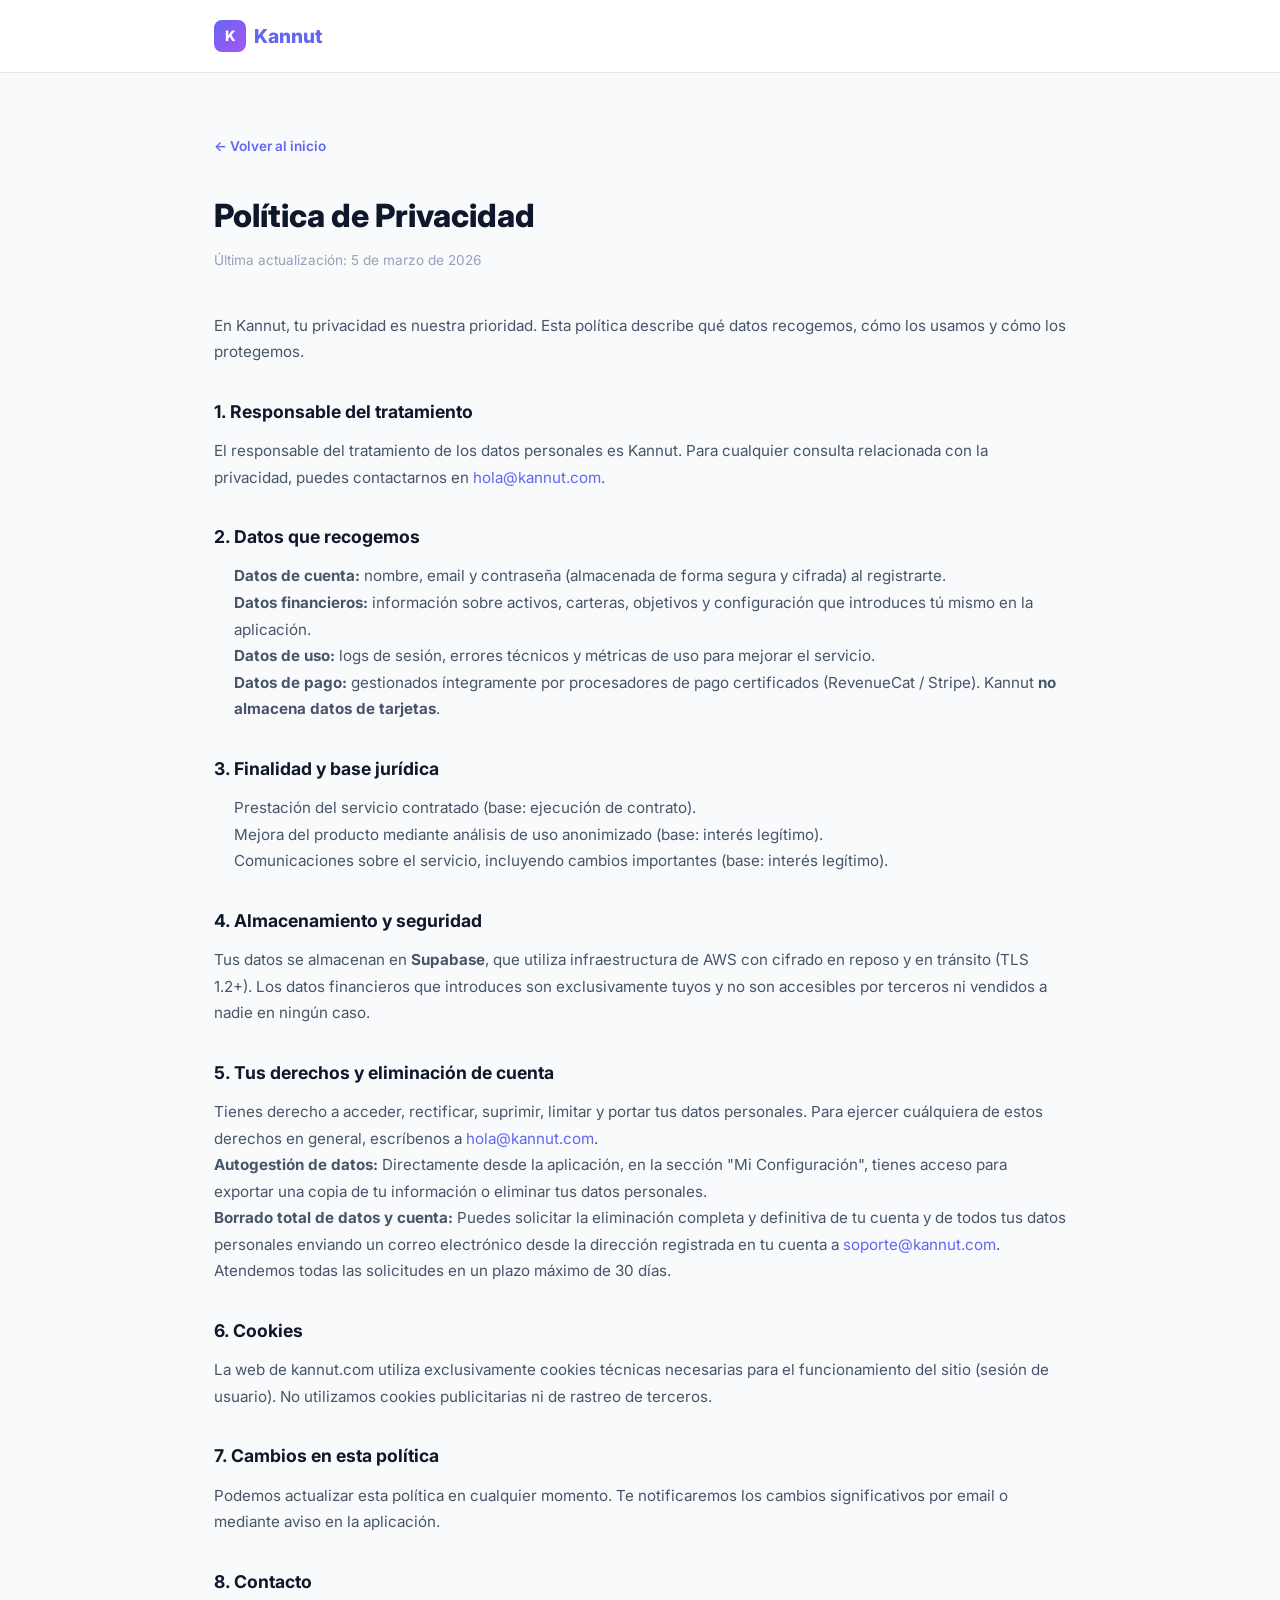
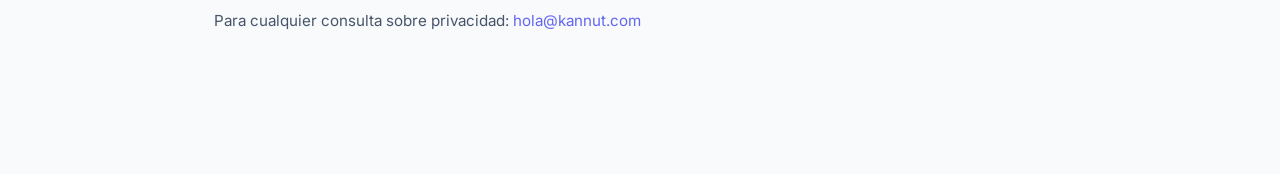
<file: privacidad.html>
<!DOCTYPE html>
<html lang="es">

<head>
    <meta charset="UTF-8" />
    <meta name="viewport" content="width=device-width, initial-scale=1.0" />
    <title>Política de Privacidad — Kannut</title>
    <meta name="description"
        content="Política de privacidad de Kannut. Cómo tratamos y protegemos tus datos personales." />
    <link rel="canonical" href="https://www.kannut.com/privacidad.html" />
    <link rel="stylesheet" href="design-system.css" />
    <link rel="stylesheet" href="styles.css" />
    <link rel="icon" type="image/png" sizes="192x192" href="/favicon-192x192.png" />
    <link rel="icon" type="image/png" sizes="48x48" href="/favicon-48x48.png" />
    <link rel="icon" href="/favicon.ico" sizes="any" />
    <link rel="apple-touch-icon" href="/apple-touch-icon.png" />
    <style>
        body {
            font-family: -apple-system, BlinkMacSystemFont, 'Inter', sans-serif;
            background: #f8fafc;
            color: #1e293b;
            margin: 0;
        }

        .legal-header {
            background: #fff;
            border-bottom: 1px solid #e2e8f0;
            padding: 20px 0;
        }

        .legal-header .container {
            max-width: 900px;
            margin: 0 auto;
            padding: 0 24px;
            display: flex;
            align-items: center;
            gap: 16px;
        }

        .legal-logo {
            font-weight: 800;
            font-size: 1.2rem;
            color: #6366f1;
            text-decoration: none;
            display: flex;
            align-items: center;
            gap: 8px;
        }

        .legal-logo span {
            background: linear-gradient(135deg, #6366f1, #a855f7);
            color: white;
            width: 32px;
            height: 32px;
            border-radius: 8px;
            display: flex;
            align-items: center;
            justify-content: center;
            font-size: 0.9rem;
            font-weight: 800;
        }

        .legal-content {
            max-width: 900px;
            margin: 60px auto;
            padding: 0 24px 80px;
        }

        .legal-content h1 {
            font-size: 2rem;
            font-weight: 800;
            margin-bottom: 8px;
            color: #0f172a;
        }

        .legal-content .updated {
            color: #94a3b8;
            font-size: 0.85rem;
            margin-bottom: 40px;
        }

        .legal-content h2 {
            font-size: 1.1rem;
            font-weight: 700;
            margin: 32px 0 12px;
            color: #0f172a;
        }

        .legal-content p,
        .legal-content li {
            font-size: 0.95rem;
            line-height: 1.75;
            color: #475569;
        }

        .legal-content ul {
            padding-left: 20px;
        }

        .legal-content a {
            color: #6366f1;
        }

        .back-link {
            display: inline-flex;
            align-items: center;
            gap: 6px;
            color: #6366f1;
            text-decoration: none;
            font-size: 0.85rem;
            margin-bottom: 32px;
            font-weight: 600;
        }

        .back-link:hover {
            text-decoration: underline;
        }
    </style>
</head>

<body>
    <header class="legal-header">
        <div class="container">
            <a href="/" class="legal-logo">
                <span>K</span> Kannut
            </a>
        </div>
    </header>

    <div class="legal-content">
        <a href="/" class="back-link">← Volver al inicio</a>

        <h1>Política de Privacidad</h1>
        <p class="updated">Última actualización: 5 de marzo de 2026</p>

        <p>En Kannut, tu privacidad es nuestra prioridad. Esta política describe qué datos recogemos, cómo los usamos y
            cómo los protegemos.</p>

        <h2>1. Responsable del tratamiento</h2>
        <p>El responsable del tratamiento de los datos personales es Kannut. Para cualquier consulta relacionada con la
            privacidad, puedes contactarnos en <a href="mailto:hola@kannut.com">hola@kannut.com</a>.</p>

        <h2>2. Datos que recogemos</h2>
        <ul>
            <li><strong>Datos de cuenta:</strong> nombre, email y contraseña (almacenada de forma segura y cifrada) al
                registrarte.</li>
            <li><strong>Datos financieros:</strong> información sobre activos, carteras, objetivos y configuración que
                introduces tú mismo en la aplicación.</li>
            <li><strong>Datos de uso:</strong> logs de sesión, errores técnicos y métricas de uso para mejorar el
                servicio.</li>
            <li><strong>Datos de pago:</strong> gestionados íntegramente por procesadores de pago certificados
                (RevenueCat / Stripe). Kannut <strong>no almacena datos de tarjetas</strong>.</li>
        </ul>

        <h2>3. Finalidad y base jurídica</h2>
        <ul>
            <li>Prestación del servicio contratado (base: ejecución de contrato).</li>
            <li>Mejora del producto mediante análisis de uso anonimizado (base: interés legítimo).</li>
            <li>Comunicaciones sobre el servicio, incluyendo cambios importantes (base: interés legítimo).</li>
        </ul>

        <h2>4. Almacenamiento y seguridad</h2>
        <p>Tus datos se almacenan en <strong>Supabase</strong>, que utiliza infraestructura de AWS con cifrado en reposo
            y en tránsito (TLS 1.2+). Los datos financieros que introduces son exclusivamente tuyos y no son accesibles
            por terceros ni vendidos a nadie en ningún caso.</p>

        <h2>5. Tus derechos y eliminación de cuenta</h2>
        <p>Tienes derecho a acceder, rectificar, suprimir, limitar y portar tus datos personales. Para ejercer
            cuálquiera de estos derechos en general, escríbenos a <a href="mailto:hola@kannut.com">hola@kannut.com</a>.
        </p>
        <p><strong>Autogestión de datos:</strong> Directamente desde la aplicación, en la sección "Mi Configuración",
            tienes acceso para exportar una copia de tu información o eliminar tus datos personales.</p>
        <p><strong>Borrado total de datos y cuenta:</strong> Puedes solicitar la eliminación completa y definitiva de tu
            cuenta y de todos tus datos personales enviando un correo electrónico desde la dirección registrada en tu
            cuenta a <a href="mailto:soporte@kannut.com">soporte@kannut.com</a>.</p>
        <p>Atendemos todas las solicitudes en un plazo máximo de 30 días.</p>

        <h2>6. Cookies</h2>
        <p>La web de kannut.com utiliza exclusivamente cookies técnicas necesarias para el funcionamiento del sitio
            (sesión de usuario). No utilizamos cookies publicitarias ni de rastreo de terceros.</p>

        <h2>7. Cambios en esta política</h2>
        <p>Podemos actualizar esta política en cualquier momento. Te notificaremos los cambios significativos por email
            o mediante aviso en la aplicación.</p>

        <h2>8. Contacto</h2>
        <p>Para cualquier consulta sobre privacidad: <a href="mailto:hola@kannut.com">hola@kannut.com</a></p>
    </div>
</body>

</html>
</file>
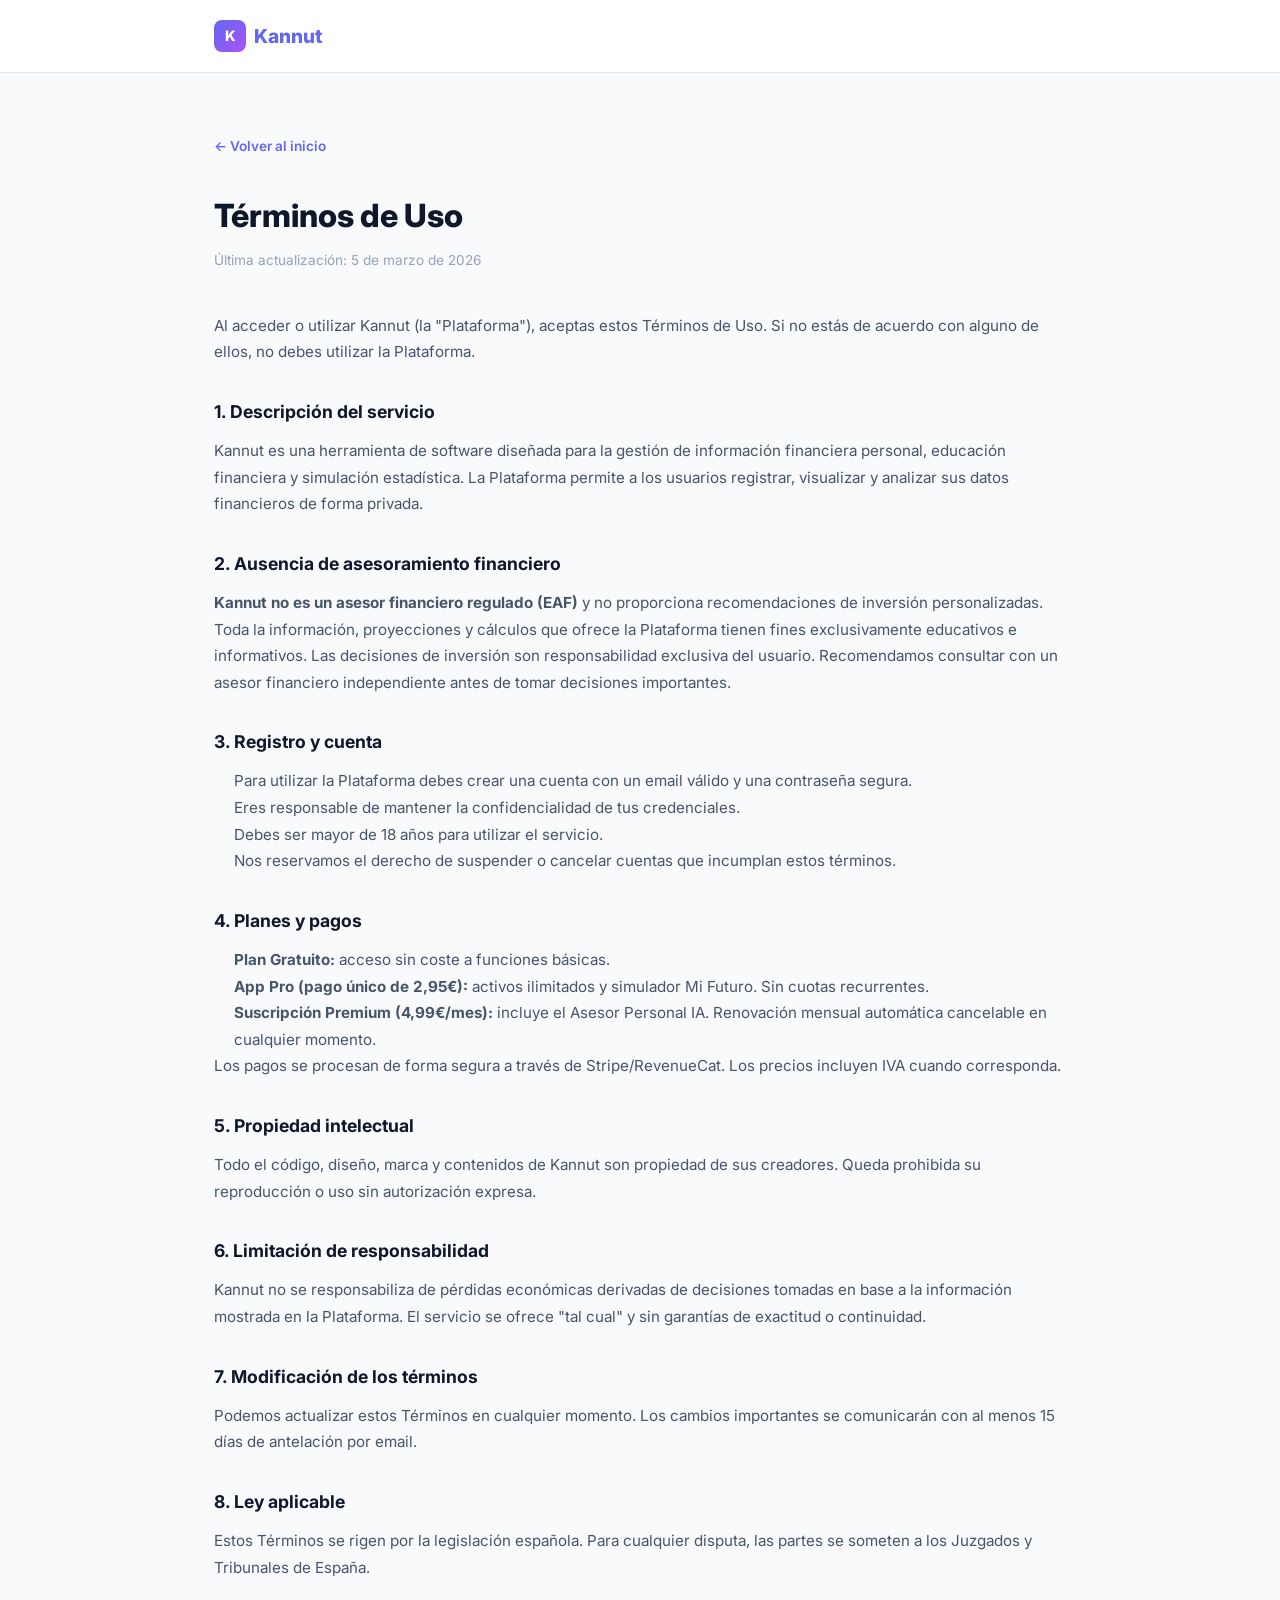
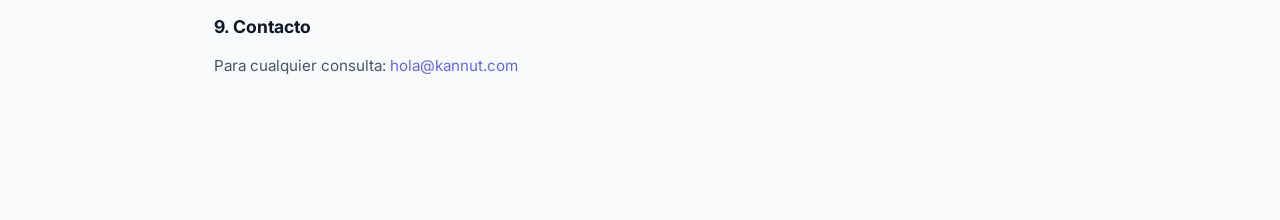
<file: terminos.html>
<!DOCTYPE html>
<html lang="es">

<head>
    <meta charset="UTF-8" />
    <meta name="viewport" content="width=device-width, initial-scale=1.0" />
    <title>Términos de Uso — Kannut</title>
    <meta name="description"
        content="Términos y condiciones de uso de Kannut. Lee las condiciones de uso de la plataforma." />
    <link rel="canonical" href="https://www.kannut.com/terminos.html" />
    <link rel="stylesheet" href="design-system.css" />
    <link rel="stylesheet" href="styles.css" />
    <link rel="icon" type="image/png" sizes="192x192" href="/favicon-192x192.png" />
    <link rel="icon" type="image/png" sizes="48x48" href="/favicon-48x48.png" />
    <link rel="icon" href="/favicon.ico" sizes="any" />
    <link rel="apple-touch-icon" href="/apple-touch-icon.png" />
    <style>
        body {
            font-family: -apple-system, BlinkMacSystemFont, 'Inter', sans-serif;
            background: #f8fafc;
            color: #1e293b;
            margin: 0;
        }

        .legal-header {
            background: #fff;
            border-bottom: 1px solid #e2e8f0;
            padding: 20px 0;
        }

        .legal-header .container {
            max-width: 900px;
            margin: 0 auto;
            padding: 0 24px;
            display: flex;
            align-items: center;
            gap: 16px;
        }

        .legal-logo {
            font-weight: 800;
            font-size: 1.2rem;
            color: #6366f1;
            text-decoration: none;
            display: flex;
            align-items: center;
            gap: 8px;
        }

        .legal-logo span {
            background: linear-gradient(135deg, #6366f1, #a855f7);
            color: white;
            width: 32px;
            height: 32px;
            border-radius: 8px;
            display: flex;
            align-items: center;
            justify-content: center;
            font-size: 0.9rem;
            font-weight: 800;
        }

        .legal-content {
            max-width: 900px;
            margin: 60px auto;
            padding: 0 24px 80px;
        }

        .legal-content h1 {
            font-size: 2rem;
            font-weight: 800;
            margin-bottom: 8px;
            color: #0f172a;
        }

        .legal-content .updated {
            color: #94a3b8;
            font-size: 0.85rem;
            margin-bottom: 40px;
        }

        .legal-content h2 {
            font-size: 1.1rem;
            font-weight: 700;
            margin: 32px 0 12px;
            color: #0f172a;
        }

        .legal-content p,
        .legal-content li {
            font-size: 0.95rem;
            line-height: 1.75;
            color: #475569;
        }

        .legal-content ul {
            padding-left: 20px;
        }

        .legal-content a {
            color: #6366f1;
        }

        .back-link {
            display: inline-flex;
            align-items: center;
            gap: 6px;
            color: #6366f1;
            text-decoration: none;
            font-size: 0.85rem;
            margin-bottom: 32px;
            font-weight: 600;
        }

        .back-link:hover {
            text-decoration: underline;
        }
    </style>
</head>

<body>
    <header class="legal-header">
        <div class="container">
            <a href="/" class="legal-logo">
                <span>K</span> Kannut
            </a>
        </div>
    </header>

    <div class="legal-content">
        <a href="/" class="back-link">← Volver al inicio</a>

        <h1>Términos de Uso</h1>
        <p class="updated">Última actualización: 5 de marzo de 2026</p>

        <p>Al acceder o utilizar Kannut (la "Plataforma"), aceptas estos Términos de Uso. Si no estás de acuerdo con
            alguno de ellos, no debes utilizar la Plataforma.</p>

        <h2>1. Descripción del servicio</h2>
        <p>Kannut es una herramienta de software diseñada para la gestión de información financiera personal, educación
            financiera y simulación estadística. La Plataforma permite a los usuarios registrar, visualizar y analizar
            sus datos financieros de forma privada.</p>

        <h2>2. Ausencia de asesoramiento financiero</h2>
        <p><strong>Kannut no es un asesor financiero regulado (EAF)</strong> y no proporciona recomendaciones de
            inversión personalizadas. Toda la información, proyecciones y cálculos que ofrece la Plataforma tienen fines
            exclusivamente educativos e informativos. Las decisiones de inversión son responsabilidad exclusiva del
            usuario. Recomendamos consultar con un asesor financiero independiente antes de tomar decisiones
            importantes.</p>

        <h2>3. Registro y cuenta</h2>
        <ul>
            <li>Para utilizar la Plataforma debes crear una cuenta con un email válido y una contraseña segura.</li>
            <li>Eres responsable de mantener la confidencialidad de tus credenciales.</li>
            <li>Debes ser mayor de 18 años para utilizar el servicio.</li>
            <li>Nos reservamos el derecho de suspender o cancelar cuentas que incumplan estos términos.</li>
        </ul>

        <h2>4. Planes y pagos</h2>
        <ul>
            <li><strong>Plan Gratuito:</strong> acceso sin coste a funciones básicas.</li>
            <li><strong>App Pro (pago único de 2,95€):</strong> activos ilimitados y simulador Mi Futuro. Sin cuotas
                recurrentes.</li>
            <li><strong>Suscripción Premium (4,99€/mes):</strong> incluye el Asesor Personal IA. Renovación mensual
                automática cancelable en cualquier momento.</li>
        </ul>
        <p>Los pagos se procesan de forma segura a través de Stripe/RevenueCat. Los precios incluyen IVA cuando
            corresponda.</p>

        <h2>5. Propiedad intelectual</h2>
        <p>Todo el código, diseño, marca y contenidos de Kannut son propiedad de sus creadores. Queda prohibida su
            reproducción o uso sin autorización expresa.</p>

        <h2>6. Limitación de responsabilidad</h2>
        <p>Kannut no se responsabiliza de pérdidas económicas derivadas de decisiones tomadas en base a la información
            mostrada en la Plataforma. El servicio se ofrece "tal cual" y sin garantías de exactitud o continuidad.</p>

        <h2>7. Modificación de los términos</h2>
        <p>Podemos actualizar estos Términos en cualquier momento. Los cambios importantes se comunicarán con al menos
            15 días de antelación por email.</p>

        <h2>8. Ley aplicable</h2>
        <p>Estos Términos se rigen por la legislación española. Para cualquier disputa, las partes se someten a los
            Juzgados y Tribunales de España.</p>

        <h2>9. Contacto</h2>
        <p>Para cualquier consulta: <a href="mailto:hola@kannut.com">hola@kannut.com</a></p>
    </div>
</body>

</html>
</file>
<file: design-system.css>
/* ==========================================================================
   DESIGN SYSTEM - PATRIMONIO 360
   ========================================================================== */

:root {
    /* Colors - Base */
    --bg-main: #FAFAFA;
    --bg-card: #FFFFFF;
    --bg-card-hover: #F3F4F6;
    --text-main: #111827;
    --text-muted: #6B7280;
    --border-color: #E5E7EB;

    /* Colors - Brand / Feature */
    --ds-indigo-500: #6366F1;
    --ds-violet-500: #8B5CF6;
    --ds-emerald-500: #10B981;
    --ds-sky-500: #0EA5E9;
    --ds-amber-500: #F59E0B;
    --ds-rose-500: #F43F5E;

    /* Gradients */
    --grad-dashboard: linear-gradient(135deg, #A5B4FC, #60A5FA);
    --grad-dashboard-icon: linear-gradient(135deg, #6366F1, #8B5CF6);
    --grad-portfolio: linear-gradient(135deg, #10B981, #059669);
    --grad-ai: linear-gradient(135deg, #A78BFA, #8B5CF6);
    --grad-simulator: linear-gradient(135deg, #38BDF8, #0EA5E9);
    --grad-savings: linear-gradient(135deg, #FBBF24, #F59E0B);
    --grad-settings: linear-gradient(135deg, #FB7185, #F43F5E);

    /* Typography */
    --font-sans: 'Inter', -apple-system, BlinkMacSystemFont, "Segoe UI", Roboto, Helvetica, Arial, sans-serif;

    /* Shadows */
    --shadow-sm: 0 1px 2px 0 rgba(0, 0, 0, 0.05);
    --shadow-md: 0 4px 6px -1px rgba(0, 0, 0, 0.1), 0 2px 4px -1px rgba(0, 0, 0, 0.06);
    --shadow-lg: 0 10px 15px -3px rgba(0, 0, 0, 0.1), 0 4px 6px -2px rgba(0, 0, 0, 0.05);

    /* Radius */
    --radius-md: 12px;
    --radius-lg: 24px;
}

/* Base Styles */
body.ds-applied {
    font-family: var(--font-sans);
    background-color: var(--bg-main);
    color: var(--text-main);
}

/* Buttons */
.ds-btn {
    display: inline-flex;
    align-items: center;
    justify-content: center;
    gap: 8px;
    padding: 10px 20px;
    border-radius: 100px;
    font-weight: 600;
    font-size: 15px;
    cursor: pointer;
    transition: all 0.2s ease;
    text-decoration: none;
    border: none;
}

.ds-btn-primary {
    background: var(--text-main);
    color: #fff;
}

.ds-btn-primary:hover {
    background: #000;
    transform: translateY(-2px);
}

.ds-btn-outline {
    background: transparent;
    color: var(--text-main);
    border: 1px solid var(--border-color);
}

.ds-btn-outline:hover {
    background: var(--bg-card-hover);
}

/* Apps Badges */
.ds-app-badges {
    display: flex;
    gap: 12px;
    align-items: center;
}

.ds-app-badge {
    height: 40px;
    border-radius: 8px;
    transition: opacity 0.2s;
}

.ds-app-badge:hover {
    opacity: 0.8;
}

/* Feature Cards (matching the provided image) */
.ds-feature-grid {
    display: grid;
    grid-template-columns: repeat(auto-fit, minmax(300px, 1fr));
    gap: 24px;
    width: 100%;
}

.ds-card {
    background: var(--bg-card);
    border-radius: var(--radius-lg);
    padding: 32px;
    box-shadow: var(--shadow-sm);
    border: 1px solid var(--border-color);
    transition: transform 0.2s ease, box-shadow 0.2s ease;
    display: flex;
    flex-direction: column;
    align-items: flex-start;
    text-align: left;
}

.ds-card:hover {
    transform: translateY(-4px);
    box-shadow: var(--shadow-md);
}

/* Card 1 specific hover styling */
.ds-card.ds-card-highlight:hover {
    background: #EFF6FF;
    /* tailwind blue-50 */
    border-color: #BFDBFE;
    /* tailwind blue-200 */
}

.ds-icon-box {
    width: 48px;
    height: 48px;
    border-radius: 14px;
    display: flex;
    align-items: center;
    justify-content: center;
    margin-bottom: 24px;
    color: #fff;
    box-shadow: 0 4px 10px rgba(0, 0, 0, 0.1);
}

.ds-card-title {
    font-size: 20px;
    font-weight: 700;
    margin: 0 0 12px 0;
    line-height: 1.3;
}

.ds-card-desc {
    font-size: 15px;
    color: var(--text-muted);
    line-height: 1.5;
    margin: 0 0 24px 0;
}

/* specific styling removed for normalization */

.ds-card-tags {
    display: flex;
    gap: 8px;
    margin-top: auto;
    font-size: 11px;
    font-weight: 700;
    letter-spacing: 0.05em;
    color: var(--ds-indigo-500);
    text-transform: uppercase;
}

/* specific styling removed for normalization */

/* Global SVG styling for icons */
.ds-svg {
    width: 24px;
    height: 24px;
    stroke: currentColor;
    stroke-width: 2;
    stroke-linecap: round;
    stroke-linejoin: round;
    fill: none;
}

.ds-svg-solid {
    fill: currentColor;
    stroke: none;
}

/* ── App Store badges ─────────────────── */
.hero-badges {
    display: flex;
    gap: 12px;
    align-items: center;
    margin-top: 20px;
    flex-wrap: wrap;
}

.badge-pill {
    display: inline-flex;
    align-items: center;
    gap: 10px;
    padding: 10px 18px;
    border-radius: 100px;
    background: rgba(255, 255, 255, 0.05);
    border: 1px solid rgba(255, 255, 255, 0.1);
    color: var(--text-main);
    font-size: 0.9rem;
    font-weight: 500;
    text-decoration: none;
    transition: all 0.2s ease;
}

.badge-pill:hover {
    background: rgba(255, 255, 255, 0.1);
    transform: translateY(-2px);
}

.badge-pill svg {
    width: 20px;
    height: 20px;
    opacity: 0.8;
}
</file>
<file: styles.css>
/* ================================================
   PATRIMONIO 360 — Marketing Site Styles
   Apple-inspired premium dark design system
   ================================================ */

@import url('https://fonts.googleapis.com/css2?family=Inter:wght@300;400;500;600;700;800;900&display=swap');

/* ── CSS Variables ─────────────────────────────── */
:root {
  --bg-base: #ffffff;
  --bg-surface: rgba(0, 0, 0, 0.02);
  --bg-card: rgba(0, 0, 0, 0.03);
  --bg-card-hover: rgba(0, 0, 0, 0.05);
  --border: rgba(0, 0, 0, 0.07);
  --border-strong: rgba(0, 0, 0, 0.12);

  --text-primary: #1d1d1f;
  --text-secondary: rgba(29, 29, 31, 0.62);
  --text-tertiary: rgba(29, 29, 31, 0.38);

  --accent-indigo: #6366f1;
  --accent-violet: #8b5cf6;
  --accent-emerald: #10b981;
  --accent-sky: #0ea5e9;
  --accent-amber: #f59e0b;
  --accent-rose: #f43f5e;

  --gradient-main: linear-gradient(135deg, #3b82f6 0%, #8b5cf6 50%, #a855f7 100%);
  --gradient-hero: linear-gradient(135deg, #6366f1 0%, #8b5cf6 50%, #0ea5e9 100%);
  --gradient-glow: radial-gradient(ellipse 80% 60% at 50% -10%, rgba(99, 102, 241, 0.12), transparent);

  --radius-sm: 10px;
  --radius-md: 16px;
  --radius-lg: 24px;
  --radius-xl: 32px;

  --shadow-card: 0 1px 3px rgba(0, 0, 0, 0.06), 0 8px 32px rgba(0, 0, 0, 0.06), inset 0 1px 0 rgba(255, 255, 255, 0.8);
  --shadow-glow: 0 0 60px rgba(99, 102, 241, 0.12);

  --transition: all 0.3s cubic-bezier(0.4, 0, 0.2, 1);
  --transition-fast: all 0.15s cubic-bezier(0.4, 0, 0.2, 1);
}

/* ── Reset & Base ──────────────────────────────── */
*,
*::before,
*::after {
  box-sizing: border-box;
  margin: 0;
  padding: 0;
}

html {
  scroll-behavior: smooth;
  -webkit-font-smoothing: antialiased;
}

body {
  font-family: 'Inter', -apple-system, BlinkMacSystemFont, sans-serif;
  background: var(--bg-base);
  color: var(--text-primary);
  line-height: 1.6;
  overflow-x: hidden;
}

img {
  max-width: 100%;
  display: block;
}

a {
  text-decoration: none;
  color: inherit;
}

ul {
  list-style: none;
}

/* ── Scrollbar ─────────────────────────────────── */
::-webkit-scrollbar {
  width: 6px;
}

::-webkit-scrollbar-track {
  background: transparent;
}

::-webkit-scrollbar-thumb {
  background: var(--border-strong);
  border-radius: 3px;
}

/* ── Typography ───────────────────────────────── */
.display-xl {
  font-size: clamp(3rem, 8vw, 7rem);
  font-weight: 800;
  letter-spacing: -0.04em;
  line-height: 1.05;
}

.display-lg {
  font-size: clamp(2.2rem, 5vw, 4.5rem);
  font-weight: 800;
  letter-spacing: -0.03em;
  line-height: 1.1;
}

.display-md {
  font-size: clamp(1.6rem, 3vw, 2.8rem);
  font-weight: 700;
  letter-spacing: -0.025em;
  line-height: 1.2;
}

.body-lg {
  font-size: 1.125rem;
  line-height: 1.7;
  color: var(--text-secondary);
}

.body-md {
  font-size: 1rem;
  line-height: 1.7;
  color: var(--text-secondary);
}

.label {
  font-size: 0.75rem;
  font-weight: 600;
  letter-spacing: 0.12em;
  text-transform: uppercase;
  color: var(--text-tertiary);
}

.gradient-text {
  background: var(--gradient-hero);
  -webkit-background-clip: text;
  -webkit-text-fill-color: transparent;
  background-clip: text;
}

/* ── Layout ───────────────────────────────────── */
.container {
  max-width: 1200px;
  margin: 0 auto;
  padding: 0 24px;
}

.section {
  padding: 120px 0;
}

.section-sm {
  padding: 80px 0;
}

/* ── Nav ───────────────────────────────────────── */
nav {
  position: fixed;
  top: 0;
  left: 0;
  right: 0;
  z-index: 1000;
  transition: var(--transition);
  padding: 0 24px;
}

nav.scrolled {
  background: rgba(255, 255, 255, 0.85);
  backdrop-filter: blur(24px) saturate(180%);
  -webkit-backdrop-filter: blur(24px) saturate(180%);
  border-bottom: 1px solid var(--border);
}

.nav-inner {
  max-width: 1200px;
  margin: 0 auto;
  height: 64px;
  display: flex;
  align-items: center;
  justify-content: space-between;
}

.nav-logo {
  display: flex;
  align-items: center;
  gap: 10px;
  font-weight: 700;
  font-size: 1.1rem;
}

.nav-logo-icon {
  width: 34px;
  height: 34px;
  border-radius: 9px;
  background: var(--gradient-main);
  display: flex;
  align-items: center;
  justify-content: center;
  font-size: 16px;
  color: #ffffff;
}

.nav-links {
  display: flex;
  align-items: center;
  gap: 32px;
}

.nav-links a {
  font-size: 0.9rem;
  font-weight: 500;
  color: var(--text-secondary);
  transition: var(--transition-fast);
}

.nav-links a:hover {
  color: var(--text-primary);
}

.nav-cta {
  background: var(--gradient-main);
  color: #fff !important;
  padding: 9px 22px;
  border-radius: 100px;
  font-size: 0.875rem !important;
  font-weight: 600 !important;
  transition: var(--transition) !important;
  box-shadow: 0 4px 16px rgba(99, 102, 241, 0.35);
}

.nav-cta:hover {
  transform: translateY(-1px);
  box-shadow: 0 6px 24px rgba(99, 102, 241, 0.5);
}

/* ── Buttons ──────────────────────────────────── */
.btn {
  display: inline-flex;
  align-items: center;
  gap: 8px;
  padding: 14px 28px;
  border-radius: 100px;
  font-weight: 600;
  font-size: 0.95rem;
  cursor: pointer;
  border: none;
  transition: var(--transition);
  white-space: nowrap;
}

.btn-primary {
  background: var(--gradient-main);
  color: #fff;
  box-shadow: 0 4px 24px rgba(99, 102, 241, 0.4);
}

.btn-primary:hover {
  transform: translateY(-2px);
  box-shadow: 0 8px 32px rgba(99, 102, 241, 0.55);
}

.btn-secondary {
  background: var(--bg-card);
  color: var(--text-primary);
  border: 1px solid var(--border-strong);
  backdrop-filter: blur(12px);
}

.btn-secondary:hover {
  background: var(--bg-card-hover);
  transform: translateY(-1px);
}

.btn-lg {
  padding: 18px 36px;
  font-size: 1.05rem;
}

.btn svg {
  width: 18px;
  height: 18px;
}

/* ── Glass Card ───────────────────────────────── */
.glass-card {
  background: var(--bg-card);
  border: 1px solid var(--border);
  border-radius: var(--radius-lg);
  backdrop-filter: blur(16px) saturate(180%);
  -webkit-backdrop-filter: blur(16px) saturate(180%);
  box-shadow: var(--shadow-card);
  transition: var(--transition);
}

.glass-card:hover {
  background: var(--bg-card-hover);
  border-color: var(--border-strong);
  transform: translateY(-3px);
  box-shadow: var(--shadow-card), 0 16px 48px rgba(0, 0, 0, 0.5);
}

/* ── Background Effects ───────────────────────── */
.bg-glow {
  position: absolute;
  border-radius: 50%;
  filter: blur(80px);
  pointer-events: none;
  z-index: 0;
}

.glow-indigo {
  background: rgba(99, 102, 241, 0.08);
}

.glow-violet {
  background: rgba(139, 92, 246, 0.06);
}

.glow-emerald {
  background: rgba(16, 185, 129, 0.05);
}

/* ── Noise Texture ─────────────────────────────── */
/* noise removed for light theme */

/* ── Hero Section ─────────────────────────────── */
#hero {
  position: relative;
  min-height: 100vh;
  display: flex;
  align-items: center;
  overflow: hidden;
  padding-top: 80px;
}

.hero-bg {
  position: absolute;
  inset: 0;
  background: var(--gradient-glow);
}

.hero-content {
  position: relative;
  z-index: 1;
  text-align: center;
  max-width: 900px;
  margin: 0 auto;
}

.hero-badge {
  display: inline-flex;
  align-items: center;
  gap: 8px;
  background: rgba(99, 102, 241, 0.15);
  border: 1px solid rgba(99, 102, 241, 0.3);
  border-radius: 100px;
  padding: 6px 16px;
  font-size: 0.8rem;
  font-weight: 600;
  color: #a5b4fc;
  margin-bottom: 32px;
}

.hero-badge-dot {
  width: 6px;
  height: 6px;
  border-radius: 50%;
  background: #6366f1;
  animation: pulse-dot 2s infinite;
}

@keyframes pulse-dot {

  0%,
  100% {
    opacity: 1;
    transform: scale(1);
  }

  50% {
    opacity: 0.5;
    transform: scale(0.85);
  }
}

.hero-title {
  font-size: clamp(3.2rem, 9vw, 7.5rem);
  font-weight: 800;
  letter-spacing: -0.04em;
  line-height: 1.0;
  margin-bottom: 28px;
}

.hero-subtitle {
  font-size: clamp(1.1rem, 2vw, 1.4rem);
  color: var(--text-secondary);
  max-width: 600px;
  margin: 0 auto 48px;
  line-height: 1.65;
}

.hero-actions {
  display: flex;
  gap: 16px;
  justify-content: center;
  flex-wrap: wrap;
  margin-bottom: 80px;
}

.hero-stats {
  display: flex;
  justify-content: center;
  gap: 48px;
  flex-wrap: wrap;
  padding-top: 48px;
  border-top: 1px solid var(--border);
}

.hero-stat {
  text-align: center;
}

.hero-stat-value {
  font-size: 2rem;
  font-weight: 800;
  letter-spacing: -0.03em;
  background: var(--gradient-main);
  -webkit-background-clip: text;
  -webkit-text-fill-color: transparent;
  background-clip: text;
}

.hero-stat-label {
  font-size: 0.8rem;
  color: var(--text-tertiary);
  margin-top: 2px;
  font-weight: 500;
}

/* ── Dashboard Mockup ─────────────────────────── */
.dashboard-mockup {
  position: relative;
  z-index: 1;
  margin-top: 80px;
  perspective: 1200px;
}

.mockup-frame {
  background: #f8f8fa;
  border: 1px solid var(--border-strong);
  border-radius: var(--radius-lg);
  overflow: hidden;
  box-shadow: 0 32px 80px rgba(0, 0, 0, 0.12), 0 0 60px rgba(99, 102, 241, 0.08), inset 0 1px 0 rgba(255, 255, 255, 1);
  transform: rotateX(4deg);
  transform-style: preserve-3d;
}

.mockup-titlebar {
  display: flex;
  align-items: center;
  gap: 8px;
  padding: 12px 16px;
  background: rgba(0, 0, 0, 0.02);
  border-bottom: 1px solid var(--border);
}

.mockup-dot {
  width: 10px;
  height: 10px;
  border-radius: 50%;
}

.mockup-dot.red {
  background: #ff5f57;
}

.mockup-dot.yellow {
  background: #febc2e;
}

.mockup-dot.green {
  background: #28c840;
}

.mockup-body {
  display: flex;
  height: 420px;
}

.mockup-sidebar {
  width: 56px;
  background: rgba(0, 0, 0, 0.02);
  border-right: 1px solid var(--border);
  display: flex;
  flex-direction: column;
  align-items: center;
  padding: 16px 0;
  gap: 8px;
}

.sidebar-icon {
  width: 36px;
  height: 36px;
  border-radius: 9px;
  display: flex;
  align-items: center;
  justify-content: center;
  font-size: 15px;
  color: var(--text-tertiary);
  cursor: pointer;
  transition: var(--transition-fast);
}

.sidebar-icon.active {
  background: rgba(99, 102, 241, 0.2);
  color: #a5b4fc;
}

.mockup-main {
  flex: 1;
  padding: 20px;
  display: flex;
  flex-direction: column;
  gap: 14px;
  overflow: hidden;
}

.m-kpi-row {
  display: grid;
  grid-template-columns: repeat(3, 1fr);
  gap: 10px;
}

.m-kpi {
  background: rgba(99, 102, 241, 0.04);
  border: 1px solid var(--border);
  border-radius: var(--radius-sm);
  padding: 12px 14px;
}

.m-kpi-label {
  font-size: 0.6rem;
  color: var(--text-tertiary);
  font-weight: 500;
  margin-bottom: 4px;
}

.m-kpi-value {
  font-size: 1rem;
  font-weight: 700;
  letter-spacing: -0.02em;
}

.m-kpi-value.green {
  color: #10b981;
}

.m-kpi-value.indigo {
  color: #a5b4fc;
}

.m-kpi-trend {
  font-size: 0.55rem;
  color: #10b981;
  margin-top: 2px;
}

.m-chart-area {
  flex: 1;
  background: rgba(99, 102, 241, 0.03);
  border: 1px solid var(--border);
  border-radius: var(--radius-sm);
  padding: 12px 14px;
  position: relative;
  overflow: hidden;
}

.m-chart-label {
  font-size: 0.6rem;
  color: var(--text-tertiary);
  font-weight: 600;
  margin-bottom: 6px;
}

.m-chart-svg {
  width: 100%;
  height: calc(100% - 20px);
}

.m-bottom-row {
  display: grid;
  grid-template-columns: 1fr 1fr;
  gap: 10px;
}

.m-donut-card,
.m-movers-card {
  background: rgba(99, 102, 241, 0.03);
  border: 1px solid var(--border);
  border-radius: var(--radius-sm);
  padding: 10px 12px;
  overflow: hidden;
}

.m-card-title {
  font-size: 0.6rem;
  color: var(--text-tertiary);
  font-weight: 600;
  margin-bottom: 6px;
}

.m-donut-inner {
  display: flex;
  align-items: center;
  gap: 10px;
}

.m-donut-svg {
  width: 60px;
  height: 60px;
  flex-shrink: 0;
}

.m-donut-legend {
  display: flex;
  flex-direction: column;
  gap: 3px;
}

.m-legend-item {
  display: flex;
  align-items: center;
  gap: 5px;
  font-size: 0.55rem;
  color: var(--text-secondary);
}

.m-legend-dot {
  width: 6px;
  height: 6px;
  border-radius: 50%;
  flex-shrink: 0;
}

.m-mover-row {
  display: flex;
  justify-content: space-between;
  align-items: center;
  padding: 3px 0;
  border-bottom: 1px solid rgba(0, 0, 0, 0.05);
}

.m-mover-row:last-child {
  border-bottom: none;
}

.m-mover-name {
  font-size: 0.6rem;
  font-weight: 600;
}

.m-mover-pct {
  font-size: 0.6rem;
  font-weight: 700;
}

.m-mover-pct.up {
  color: #10b981;
}

.m-mover-pct.down {
  color: #f43f5e;
}

/* ── Eyebrow / Section Tag ─────────────────────── */
.section-tag {
  display: inline-flex;
  align-items: center;
  gap: 8px;
  background: rgba(99, 102, 241, 0.1);
  border: 1px solid rgba(99, 102, 241, 0.2);
  border-radius: 100px;
  padding: 5px 14px;
  font-size: 0.75rem;
  font-weight: 600;
  color: #a5b4fc;
  margin-bottom: 20px;
}

/* ── Features Grid ────────────────────────────── */
#features {
  position: relative;
  overflow: hidden;
}

.features-intro {
  text-align: center;
  max-width: 700px;
  margin: 0 auto 64px;
}

.features-grid {
  display: grid;
  grid-template-columns: repeat(auto-fit, minmax(320px, 1fr));
  gap: 20px;
}

.feature-card {
  padding: 32px;
  position: relative;
  overflow: hidden;
}

.feature-card::before {
  content: '';
  position: absolute;
  top: 0;
  left: 0;
  right: 0;
  height: 1px;
  background: linear-gradient(90deg, transparent, var(--border-strong), transparent);
}

.feature-icon-wrap {
  width: 56px;
  height: 56px;
  border-radius: 16px;
  display: flex;
  align-items: center;
  justify-content: center;
  margin-bottom: 20px;
  position: relative;
  box-shadow: 0 8px 20px rgba(0, 0, 0, 0.18), 0 2px 6px rgba(0, 0, 0, 0.1);
  transition: transform 0.25s cubic-bezier(0.4, 0, 0.2, 1), box-shadow 0.25s;
}

.feature-icon-wrap:hover {
  transform: translateY(-3px) scale(1.06);
  box-shadow: 0 14px 32px rgba(0, 0, 0, 0.2), 0 4px 10px rgba(0, 0, 0, 0.1);
}

.fi-indigo {
  background: linear-gradient(135deg, #6366f1, #818cf8);
}

.fi-violet {
  background: linear-gradient(135deg, #8b5cf6, #c4b5fd);
}

.fi-emerald {
  background: linear-gradient(135deg, #059669, #34d399);
}

.fi-sky {
  background: linear-gradient(135deg, #0ea5e9, #38bdf8);
}

.fi-amber {
  background: linear-gradient(135deg, #f59e0b, #fb923c);
}

.fi-rose {
  background: linear-gradient(135deg, #f43f5e, #fb7185);
}

.feature-card h3 {
  font-size: 1.15rem;
  font-weight: 700;
  margin-bottom: 10px;
  letter-spacing: -0.01em;
}

.feature-card p {
  font-size: 0.9rem;
  color: var(--text-secondary);
  line-height: 1.65;
}

.feature-tag {
  display: inline-block;
  margin-top: 16px;
  font-size: 0.7rem;
  font-weight: 600;
  color: var(--accent-indigo);
  letter-spacing: 0.04em;
}

/* ── Feature Spotlight Sections ──────────────── */
.spotlight {
  position: relative;
  overflow: hidden;
}

.spotlight-grid {
  display: grid;
  grid-template-columns: 1fr 1fr;
  gap: 80px;
  align-items: center;
}

.spotlight-grid.reverse {
  direction: rtl;
}

.spotlight-grid.reverse>* {
  direction: ltr;
}

.spotlight-text {
  max-width: 480px;
}

.spotlight-text .section-tag {
  margin-bottom: 20px;
}

.spotlight-text h2 {
  margin-bottom: 20px;
}

.spotlight-text p {
  margin-bottom: 32px;
}

.spotlight-bullets {
  margin-bottom: 36px;
  display: flex;
  flex-direction: column;
  gap: 14px;
}

.bullet-item {
  display: flex;
  align-items: flex-start;
  gap: 12px;
}

.bullet-icon {
  width: 28px;
  height: 28px;
  border-radius: 8px;
  background: rgba(99, 102, 241, 0.15);
  border: 1px solid rgba(99, 102, 241, 0.2);
  display: flex;
  align-items: center;
  justify-content: center;
  font-size: 13px;
  flex-shrink: 0;
  margin-top: 2px;
}

.bullet-item strong {
  font-size: 0.9rem;
  font-weight: 600;
  display: block;
  margin-bottom: 2px;
}

.bullet-item span {
  font-size: 0.83rem;
  color: var(--text-secondary);
}

/* ── UI Panels (CSS mockups) ──────────────────── */
.ui-panel {
  background: #f8f8fa;
  border: 1px solid var(--border-strong);
  border-radius: var(--radius-lg);
  overflow: hidden;
  box-shadow: var(--shadow-card), var(--shadow-glow);
}

/* Retirement Panel */
.ret-panel {
  padding: 24px;
}

.ret-title {
  font-size: 0.75rem;
  color: var(--text-tertiary);
  font-weight: 600;
  text-transform: uppercase;
  letter-spacing: 0.1em;
  margin-bottom: 20px;
  display: flex;
  align-items: center;
  gap: 8px;
}

.ret-ring-wrap {
  display: flex;
  align-items: center;
  gap: 24px;
  margin-bottom: 20px;
}

.ret-ring {
  position: relative;
  width: 100px;
  height: 100px;
  flex-shrink: 0;
}

.ret-ring-label {
  position: absolute;
  inset: 0;
  display: flex;
  flex-direction: column;
  align-items: center;
  justify-content: center;
  text-align: center;
}

.ret-ring-pct {
  font-size: 1.4rem;
  font-weight: 800;
  letter-spacing: -0.03em;
}

.ret-ring-sub {
  font-size: 0.55rem;
  color: var(--text-tertiary);
}

.ret-items {
  flex: 1;
  display: flex;
  flex-direction: column;
  gap: 8px;
}

.ret-item {
  display: flex;
  justify-content: space-between;
  align-items: center;
  background: rgba(99, 102, 241, 0.05);
  border-radius: 8px;
  padding: 8px 12px;
}

.ret-item-label {
  font-size: 0.7rem;
  color: var(--text-secondary);
  display: flex;
  align-items: center;
  gap: 6px;
}

.ret-item-dot {
  width: 8px;
  height: 8px;
  border-radius: 50%;
}

.ret-item-val {
  font-size: 0.75rem;
  font-weight: 700;
}

.ret-goal-bar {
  background: rgba(0, 0, 0, 0.07);
  border-radius: 100px;
  height: 4px;
  overflow: hidden;
  margin-top: 4px;
}

.ret-goal-fill {
  height: 100%;
  border-radius: 100px;
  background: var(--gradient-main);
  width: 68%;
}

.ret-goal-label {
  display: flex;
  justify-content: space-between;
  margin-top: 6px;
  font-size: 0.6rem;
  color: var(--text-tertiary);
}

/* AI Chat Panel */
.ai-panel {
  padding: 0;
}

.ai-header {
  display: flex;
  align-items: center;
  gap: 12px;
  padding: 16px 20px;
  border-bottom: 1px solid var(--border);
  background: rgba(99, 102, 241, 0.04);
}

.ai-avatar {
  width: 36px;
  height: 36px;
  border-radius: 10px;
  background: var(--gradient-main);
  display: flex;
  align-items: center;
  justify-content: center;
  font-size: 18px;
}

.ai-header-text h4 {
  font-size: 0.85rem;
  font-weight: 700;
}

.ai-header-text p {
  font-size: 0.7rem;
  color: var(--text-tertiary);
}

.ai-messages {
  padding: 16px 20px;
  display: flex;
  flex-direction: column;
  gap: 10px;
}

.ai-msg {
  display: flex;
  gap: 8px;
  max-width: 85%;
}

.ai-msg.user {
  flex-direction: row-reverse;
  align-self: flex-end;
}

.ai-bubble {
  border-radius: 16px;
  padding: 10px 13px;
  font-size: 0.78rem;
  line-height: 1.55;
}

.ai-msg.assistant .ai-bubble {
  background: rgba(0, 0, 0, 0.04);
  border: 1px solid var(--border);
  color: var(--text-primary);
  border-bottom-left-radius: 4px;
}

.ai-msg.user .ai-bubble {
  background: var(--gradient-main);
  color: #fff;
  border-bottom-right-radius: 4px;
}

.ai-input-bar {
  margin: 0 16px 16px;
  display: flex;
  gap: 8px;
  background: rgba(0, 0, 0, 0.03);
  border: 1px solid var(--border);
  border-radius: 12px;
  padding: 8px 12px;
  align-items: center;
}

.ai-input-text {
  flex: 1;
  font-size: 0.78rem;
  color: var(--text-tertiary);
}

.ai-send-btn {
  width: 28px;
  height: 28px;
  border-radius: 8px;
  background: var(--gradient-main);
  display: flex;
  align-items: center;
  justify-content: center;
  font-size: 12px;
}

/* Simulator Panel */
.sim-panel {
  padding: 24px;
}

.sim-inputs {
  display: flex;
  flex-direction: column;
  gap: 10px;
  margin-bottom: 20px;
}

.sim-input-row {
  display: flex;
  justify-content: space-between;
  align-items: center;
  background: rgba(0, 0, 0, 0.03);
  border-radius: 10px;
  padding: 10px 14px;
  border: 1px solid var(--border);
}

.sim-input-label {
  font-size: 0.72rem;
  color: var(--text-secondary);
  font-weight: 500;
}

.sim-input-val {
  font-size: 0.8rem;
  font-weight: 700;
  color: var(--accent-indigo);
}

.sim-result {
  background: rgba(99, 102, 241, 0.08);
  border: 1px solid rgba(99, 102, 241, 0.2);
  border-radius: 12px;
  padding: 16px;
  display: flex;
  gap: 16px;
  align-items: center;
}

.sim-result-icon {
  font-size: 28px;
}

.sim-result-label {
  font-size: 0.7rem;
  color: var(--text-tertiary);
  margin-bottom: 2px;
}

.sim-result-val {
  font-size: 1.5rem;
  font-weight: 800;
  letter-spacing: -0.03em;
  color: var(--accent-indigo);
}

.sim-chart {
  margin-top: 16px;
}

.sim-chart-bar-wrap {
  display: flex;
  flex-direction: column;
  gap: 5px;
}

.sim-bar-row {
  display: flex;
  align-items: center;
  gap: 8px;
}

.sim-bar-year {
  font-size: 0.6rem;
  color: var(--text-tertiary);
  width: 28px;
  text-align: right;
}

.sim-bar-track {
  flex: 1;
  background: rgba(0, 0, 0, 0.06);
  border-radius: 100px;
  height: 8px;
  overflow: hidden;
}

.sim-bar-fill {
  height: 100%;
  border-radius: 100px;
}

.sim-bar-val {
  font-size: 0.6rem;
  font-weight: 600;
  color: var(--text-secondary);
  width: 44px;
}

/* ── Stats Section ────────────────────────────── */
#stats {
  background: #f5f5f7;
  border-top: 1px solid var(--border);
  border-bottom: 1px solid var(--border);
}

.stats-grid {
  display: grid;
  grid-template-columns: repeat(4, 1fr);
  gap: 0;
}

.stat-item {
  text-align: center;
  padding: 60px 20px;
  border-right: 1px solid var(--border);
}

.stat-item:last-child {
  border-right: none;
}

.stat-number {
  font-size: clamp(2.5rem, 4vw, 4rem);
  font-weight: 800;
  letter-spacing: -0.04em;
  background: var(--gradient-hero);
  -webkit-background-clip: text;
  -webkit-text-fill-color: transparent;
  background-clip: text;
  line-height: 1;
  margin-bottom: 8px;
}

.stat-label {
  font-size: 0.85rem;
  color: var(--text-tertiary);
  font-weight: 500;
}

/* ── Testimonials / Social Proof ─────────────── */
#social-proof {
  overflow: hidden;
}

.social-intro {
  text-align: center;
  max-width: 1000px;
  margin: 0 auto 64px;
}

.testimonials-track {
  display: flex;
  gap: 20px;
  overflow: hidden;
}

.testimonials-col {
  display: flex;
  flex-direction: column;
  gap: 20px;
  flex: 1;
}

.testimonial-card {
  padding: 24px;
}

.testi-stars {
  color: #f59e0b;
  font-size: 0.8rem;
  margin-bottom: 12px;
}

.testi-text {
  font-size: 0.9rem;
  color: var(--text-secondary);
  line-height: 1.65;
  margin-bottom: 16px;
}

.testi-author {
  display: flex;
  align-items: center;
  gap: 10px;
}

.testi-avatar {
  width: 36px;
  height: 36px;
  border-radius: 50%;
  display: flex;
  align-items: center;
  justify-content: center;
  font-size: 15px;
  font-weight: 700;
  color: #fff;
}

.testi-name {
  font-size: 0.85rem;
  font-weight: 600;
}

.testi-role {
  font-size: 0.75rem;
  color: var(--text-tertiary);
}

/* ── CTA Section ──────────────────────────────── */
#cta {
  position: relative;
  overflow: hidden;
  text-align: center;
}

.cta-card {
  background: var(--gradient-main);
  border-radius: var(--radius-xl);
  padding: 80px 40px;
  position: relative;
  overflow: hidden;
}

.cta-card::before {
  content: '';
  position: absolute;
  inset: 0;
  background: url("data:image/svg+xml,%3Csvg viewBox='0 0 400 400' xmlns='http://www.w3.org/2000/svg'%3E%3Ccircle cx='200' cy='200' r='180' fill='none' stroke='white' stroke-width='1' opacity='0.1'/%3E%3Ccircle cx='200' cy='200' r='120' fill='none' stroke='white' stroke-width='1' opacity='0.08'/%3E%3Ccircle cx='200' cy='200' r='60' fill='none' stroke='white' stroke-width='1' opacity='0.06'/%3E%3C/svg%3E") center / cover;
}

.cta-card>* {
  position: relative;
  z-index: 1;
}

.cta-card h2 {
  color: #fff;
  margin-bottom: 16px;
  letter-spacing: -0.03em;
  font-size: clamp(2rem, 4vw, 3.2rem);
}

.cta-card p {
  color: rgba(255, 255, 255, 0.8);
  max-width: 520px;
  margin: 0 auto 40px;
  font-size: 1.05rem;
}

.btn-white {
  background: #fff;
  color: #5046e4;
  font-weight: 700;
}

.btn-white:hover {
  transform: translateY(-2px);
  box-shadow: 0 8px 32px rgba(0, 0, 0, 0.3);
}

.btn-ghost-white {
  background: rgba(255, 255, 255, 0.15);
  color: #fff;
  border: 1px solid rgba(255, 255, 255, 0.25);
  backdrop-filter: blur(8px);
}

.btn-ghost-white:hover {
  background: rgba(255, 255, 255, 0.25);
}

/* ── Footer ───────────────────────────────────── */
footer {
  border-top: 1px solid var(--border);
  padding: 64px 0 40px;
}

.footer-grid {
  display: grid;
  grid-template-columns: 2fr 1fr 1fr 1fr;
  gap: 40px;
  margin-bottom: 48px;
}

.footer-brand p {
  font-size: 0.875rem;
  color: var(--text-secondary);
  margin-top: 12px;
  max-width: 260px;
  line-height: 1.6;
}

.footer-col h4 {
  font-size: 0.8rem;
  font-weight: 700;
  text-transform: uppercase;
  letter-spacing: 0.1em;
  color: var(--text-tertiary);
  margin-bottom: 16px;
}

.footer-col ul li {
  margin-bottom: 10px;
}

.footer-col ul li a {
  font-size: 0.875rem;
  color: var(--text-secondary);
  transition: var(--transition-fast);
}

.footer-col ul li a:hover {
  color: var(--text-primary);
}

.footer-bottom {
  border-top: 1px solid var(--border);
  padding-top: 24px;
  display: flex;
  justify-content: space-between;
  align-items: center;
  gap: 16px;
  flex-wrap: wrap;
}

.footer-bottom p {
  font-size: 0.8rem;
  color: var(--text-tertiary);
}

.footer-bottom-links {
  display: flex;
  gap: 24px;
}

.footer-bottom-links a {
  font-size: 0.8rem;
  color: var(--text-tertiary);
  transition: var(--transition-fast);
}

.footer-bottom-links a:hover {
  color: var(--text-primary);
}

/* ── Scroll Reveal Animations ─────────────────── */
.reveal {
  opacity: 0;
  transform: translateY(32px);
  transition: opacity 0.7s cubic-bezier(0.4, 0, 0.2, 1), transform 0.7s cubic-bezier(0.4, 0, 0.2, 1);
}

.reveal.visible {
  opacity: 1;
  transform: translateY(0);
}

.reveal-delay-1 {
  transition-delay: 0.1s;
}

.reveal-delay-2 {
  transition-delay: 0.2s;
}

.reveal-delay-3 {
  transition-delay: 0.3s;
}

.reveal-delay-4 {
  transition-delay: 0.4s;
}

/* ── Counter Animation ──────────────────────────── */
.counting {
  animation: count-pulse 0.1s ease;
}

/* ── Responsive ───────────────────────────────── */
@media (max-width: 1024px) {
  .spotlight-grid {
    display: flex;
    flex-direction: column;
    gap: 48px;
  }

  .spotlight-grid.reverse {
    direction: ltr;
    flex-direction: column-reverse;
  }

  .footer-grid {
    grid-template-columns: 1fr 1fr;
  }

  .stats-grid {
    grid-template-columns: repeat(2, 1fr);
  }

  .stat-item {
    border-bottom: 1px solid var(--border);
  }

  .stat-item:nth-child(2n) {
    border-right: none;
  }
}

@media (max-width: 768px) {
  .section {
    padding: 80px 0;
  }

  /* --- Mobile Nav Implementation --- */
  .mobile-nav-toggle {
    display: flex;
    flex-direction: column;
    justify-content: space-between;
    width: 24px;
    height: 18px;
    background: transparent;
    border: none;
    cursor: pointer;
    padding: 0;
    z-index: 1101;
    position: relative;
  }

  .hamburger-line {
    width: 100%;
    height: 2px;
    background-color: var(--text-primary);
    border-radius: 2px;
    transition: var(--transition);
  }

  .nav-open .hamburger-line:nth-child(1) {
    transform: translateY(8px) rotate(45deg);
  }

  .nav-open .hamburger-line:nth-child(2) {
    opacity: 0;
  }

  .nav-open .hamburger-line:nth-child(3) {
    transform: translateY(-8px) rotate(-45deg);
  }

  .nav-links {
    display: flex;
    position: fixed;
    top: var(--nav-height, 64px);
    left: 0;
    right: 0;
    height: calc(100dvh - var(--nav-height, 64px));
    background: rgba(255, 255, 255, 0.98);
    backdrop-filter: blur(20px);
    -webkit-backdrop-filter: blur(20px);
    flex-direction: column;
    padding: 40px 24px;
    gap: 24px;
    transform: translateX(100%);
    transition: transform 0.4s cubic-bezier(0.4, 0, 0.2, 1);
    z-index: 1100;
    overflow-y: auto;
    box-sizing: border-box;
  }

  .nav-open .nav-links {
    transform: translateX(0);
  }

  .nav-links li {
    width: 100%;
    opacity: 0;
    transform: translateY(20px);
    transition: all 0.4s cubic-bezier(0.4, 0, 0.2, 1);
  }

  .nav-open .nav-links li {
    opacity: 1;
    transform: translateY(0);
  }

  /* Staggered entry animation for links */
  .nav-open .nav-links li:nth-child(1) {
    transition-delay: 0.1s;
  }

  .nav-open .nav-links li:nth-child(2) {
    transition-delay: 0.15s;
  }

  .nav-open .nav-links li:nth-child(3) {
    transition-delay: 0.2s;
  }

  .nav-open .nav-links li:nth-child(4) {
    transition-delay: 0.25s;
  }

  .nav-open .nav-links li:nth-child(5) {
    transition-delay: 0.3s;
  }

  .nav-open .nav-links li:nth-child(6) {
    transition-delay: 0.35s;
  }

  .nav-open .nav-links li:nth-child(7) {
    transition-delay: 0.4s;
  }

  .nav-open .nav-links li:nth-child(8) {
    transition-delay: 0.45s;
  }

  .nav-links a {
    font-size: 1.25rem;
    font-weight: 600;
    color: var(--text-primary);
    display: block;
    padding: 12px 0;
    border-bottom: 1px solid var(--border);
  }

  .nav-login {
    margin-right: 0;
    margin-bottom: 8px;
  }

  .nav-cta {
    display: inline-block;
    width: 100%;
    text-align: center;
    padding: 16px !important;
    font-size: 1.1rem !important;
    margin-top: 16px;
  }

  .features-grid {
    grid-template-columns: 1fr;
  }

  .stats-grid {
    grid-template-columns: repeat(2, 1fr);
  }

  .footer-grid {
    grid-template-columns: 1fr;
  }

  .hero-stats {
    gap: 32px;
  }

  .testimonials-track {
    flex-direction: column;
  }

  .m-bottom-row {
    grid-template-columns: 1fr;
  }

  .m-kpi-row {
    grid-template-columns: 1fr;
    gap: 6px;
  }

  .mockup-body {
    height: auto;
    flex-direction: column;
  }

  .mockup-sidebar {
    width: 100%;
    flex-direction: row;
    height: 44px;
    padding: 0 12px;
    overflow-x: auto;
  }
}

@media (max-width: 480px) {
  .hero-actions {
    flex-direction: column;
    align-items: center;
  }

  .stats-grid {
    grid-template-columns: 1fr;
  }

  .stat-item {
    border-right: none;
  }

  .cta-card {
    padding: 48px 24px;
  }
}

/* ── Animated gradient border ─────────────────── */
@keyframes border-glow {

  0%,
  100% {
    opacity: 0.5;
  }

  50% {
    opacity: 1;
  }
}

.animated-border {
  position: relative;
}

.animated-border::after {
  content: '';
  position: absolute;
  inset: -1px;
  border-radius: calc(var(--radius-lg) + 1px);
  background: var(--gradient-hero);
  z-index: -1;
  opacity: 0;
  transition: opacity 0.4s;
  animation: border-glow 3s ease-in-out infinite;
}

.animated-border:hover::after {
  opacity: 0.5;
}

/* ── Line chart SVG ──────────────────────────────── */
.chart-line {
  fill: none;
  stroke: url(#lineGradient);
  stroke-width: 2.5;
  stroke-linecap: round;
  stroke-linejoin: round;
}

.chart-area {
  fill: url(#areaGradient);
}

.chart-dot {
  fill: #6366f1;
  stroke: #0d0d18;
  stroke-width: 2;
}

/* --- DESIGN SYSTEM ADDITIONS --- */
.nav-login {
  color: var(--text-primary);
  font-weight: 500;
  margin-right: 16px;
  text-decoration: none;
  transition: opacity 0.2s;
}

.nav-login:hover {
  opacity: 0.8;
}



/* Details Accordion inside ds-card */
.ds-card-details {
  margin-top: 16px;
  border-top: 1px solid var(--border);
  padding-top: 12px;
}

.ds-card-details summary {
  font-size: 0.85rem;
  font-weight: 600;
  color: var(--text-secondary);
  cursor: pointer;
  list-style: none;
  outline: none;
  display: flex;
  align-items: center;
  gap: 8px;
  transition: color 0.2s;
}

.ds-card-details summary::-webkit-details-marker {
  display: none;
}

.ds-card-details summary::after {
  content: '+';
  font-size: 1.1rem;
  font-weight: 300;
  transition: transform 0.3s;
}

.ds-card-details[open] summary::after {
  transform: rotate(45deg);
}

.ds-card-details summary:hover {
  color: var(--text-primary);
}

.ds-card-details p {
  margin-top: 12px;
  font-size: 0.85rem;
  line-height: 1.5;
  color: var(--text-tertiary);
}

/* ==========================================================================
   PRICING SECTION
   ========================================================================== */
.pricing-intro {
  text-align: center;
  margin-bottom: 64px;
}

.pricing-grid {
  display: grid;
  grid-template-columns: repeat(3, 1fr);
  gap: 32px;
  align-items: center;
  /* Center to allow middle card to be larger */
  max-width: 1200px;
  margin: 0 auto;
}

.pricing-card {
  background: var(--bg-surface);
  border: 1px solid var(--border);
  border-radius: 24px;
  padding: 40px 32px;
  position: relative;
  transition: transform 0.3s ease, box-shadow 0.3s ease, border-color 0.3s ease;
  display: flex;
  flex-direction: column;
  height: 100%;
}

.pricing-card:hover {
  transform: translateY(-8px);
  box-shadow: 0 20px 40px rgba(0, 0, 0, 0.2);
  border-color: rgba(255, 255, 255, 0.15);
}

.pricing-card.featured {
  background: linear-gradient(180deg, rgba(99, 102, 241, 0.05) 0%, rgba(99, 102, 241, 0.0) 100%), var(--bg-surface);
  border: 1px solid rgba(99, 102, 241, 0.3);
  transform: scale(1.05);
  z-index: 2;
  box-shadow: 0 20px 40px rgba(0, 0, 0, 0.3);
}

.pricing-card.featured:hover {
  transform: scale(1.05) translateY(-8px);
  border-color: rgba(99, 102, 241, 0.6);
}

.pricing-card.premium {
  background: linear-gradient(180deg, rgba(168, 85, 247, 0.05) 0%, rgba(168, 85, 247, 0.0) 100%), var(--bg-surface);
  border: 1px solid rgba(168, 85, 247, 0.2);
}

.pricing-card.premium:hover {
  border-color: rgba(168, 85, 247, 0.5);
}

.pricing-badge {
  position: absolute;
  top: -14px;
  left: 50%;
  transform: translateX(-50%);
  background: linear-gradient(135deg, var(--ds-indigo-500), var(--ds-violet-500));
  color: white;
  font-size: 0.75rem;
  font-weight: 700;
  text-transform: uppercase;
  letter-spacing: 0.1em;
  padding: 6px 16px;
  border-radius: 20px;
  box-shadow: 0 4px 12px rgba(99, 102, 241, 0.3);
}

.pricing-card-title {
  font-size: 1.5rem;
  font-weight: 700;
  color: var(--text-primary);
  margin-bottom: 8px;
}

.pricing-card-desc {
  font-size: 0.95rem;
  color: var(--text-secondary);
  margin-bottom: 24px;
  line-height: 1.5;
  flex-grow: 1;
}

.pricing-price {
  font-size: 3rem;
  font-weight: 800;
  color: var(--text-primary);
  margin-bottom: 32px;
  line-height: 1;
  display: flex;
  align-items: flex-end;
  gap: 4px;
}

.pricing-period {
  font-size: 1rem;
  font-weight: 500;
  color: var(--text-tertiary);
  margin-bottom: 6px;
}

.pricing-features {
  list-style: none;
  padding: 0;
  margin: 0 0 40px 0;
  display: flex;
  flex-direction: column;
  gap: 16px;
}

.pricing-features li {
  display: flex;
  align-items: flex-start;
  gap: 12px;
  font-size: 0.95rem;
  color: var(--text-secondary);
  line-height: 1.5;
}

.pricing-features li svg {
  width: 20px;
  height: 20px;
  stroke: var(--ds-emerald-500);
  fill: none;
  stroke-width: 2;
  stroke-linecap: round;
  stroke-linejoin: round;
  flex-shrink: 0;
  margin-top: 2px;
}

.pricing-features li strong {
  color: var(--text-primary);
  font-weight: 600;
}

.btn-block {
  display: block;
  width: 100%;
  text-align: center;
  padding: 14px 24px;
  font-size: 1rem;
}

/* Responsive Pricing */
@media (max-width: 1024px) {
  .pricing-grid {
    grid-template-columns: repeat(2, 1fr);
    align-items: stretch;
  }

  .pricing-card.featured {
    transform: none;
    grid-column: 1 / -1;
    order: -1;
    /* Make it first on tablet */
  }

  .pricing-card.featured:hover {
    transform: translateY(-8px);
  }
}

@media (max-width: 768px) {
  .pricing-grid {
    display: flex;
    flex-wrap: nowrap;
    overflow-x: auto;
    overflow-y: visible;
    scroll-snap-type: x mandatory;
    gap: 16px;
    padding-bottom: 24px;
    margin: 0 -24px;
    padding: 24px 24px 24px 24px;
    -webkit-overflow-scrolling: touch;
    -ms-overflow-style: none;
    scrollbar-width: none;
  }

  .pricing-grid::-webkit-scrollbar {
    display: none;
  }

  .pricing-card {
    flex: 0 0 85%;
    max-width: 85%;
    scroll-snap-align: center;
    padding: 32px 24px;
  }

  .pricing-card.featured {
    order: 0;
  }
}
</file>
